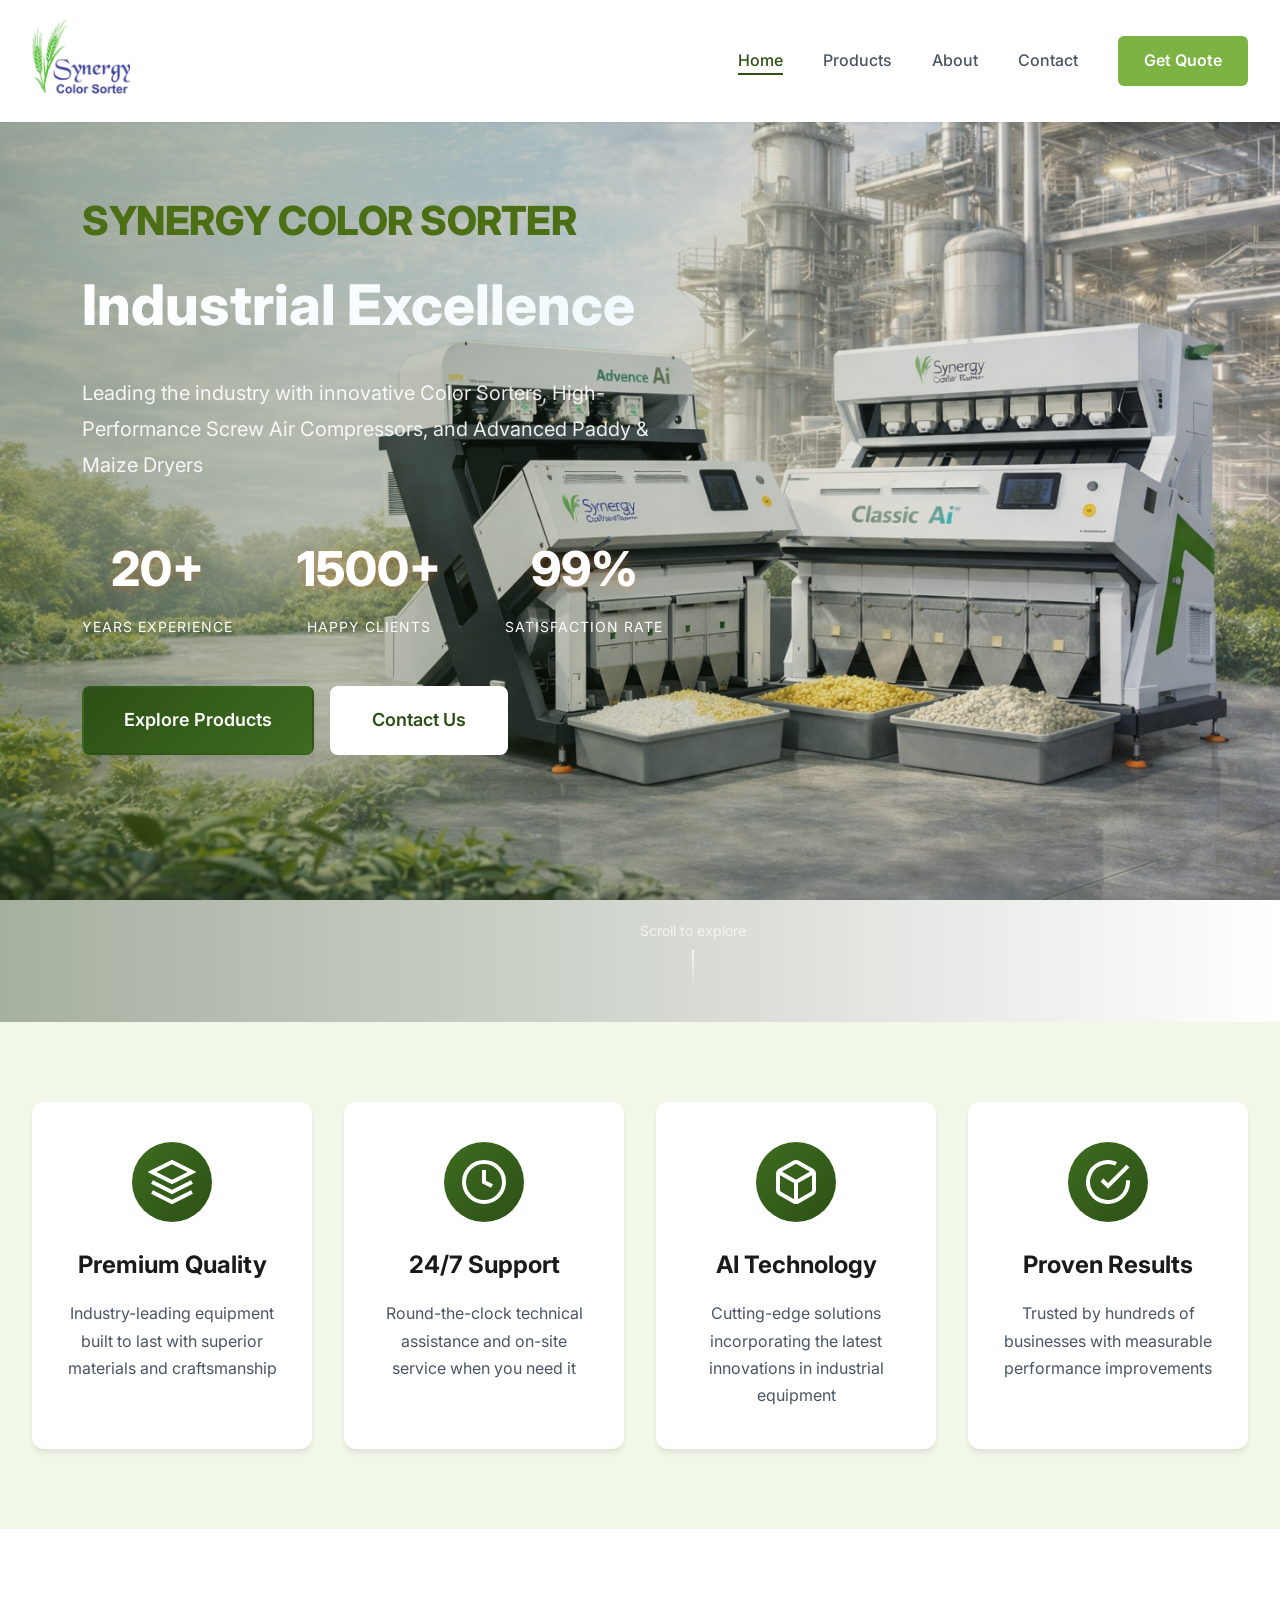
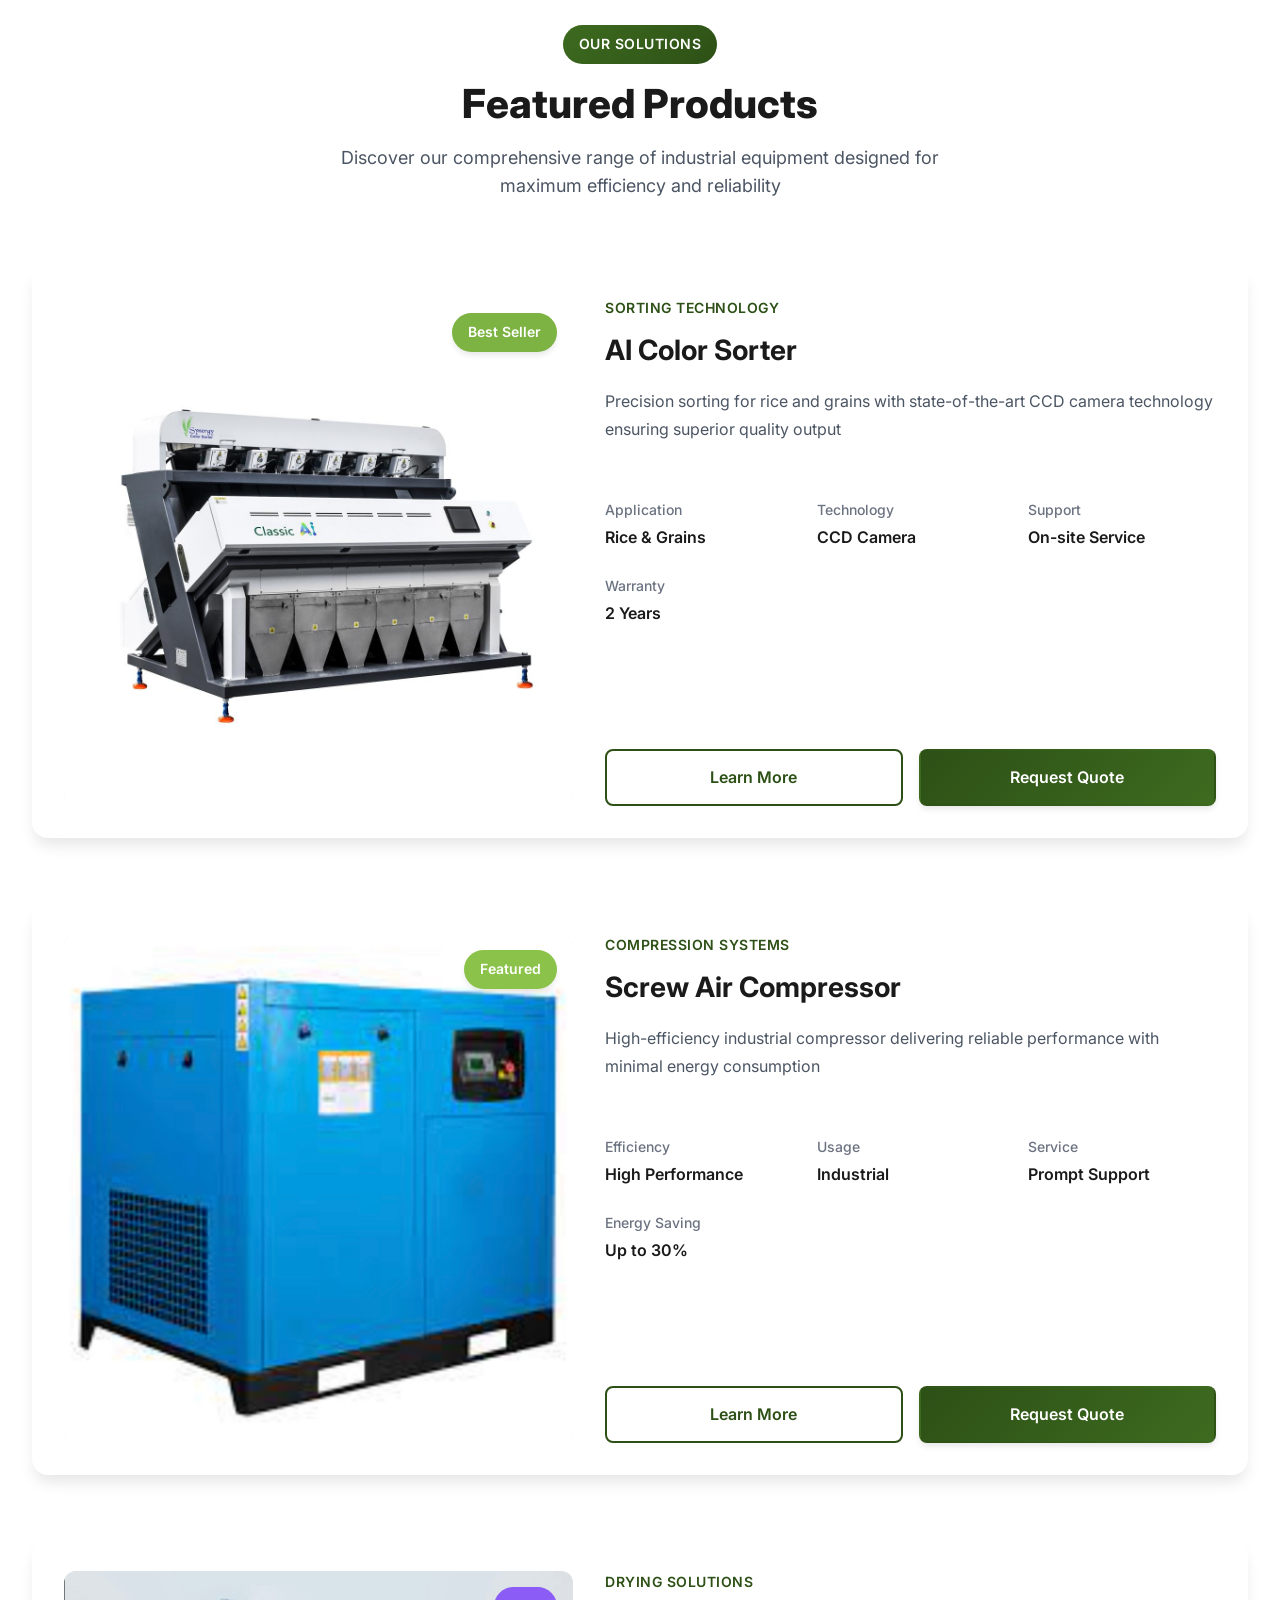
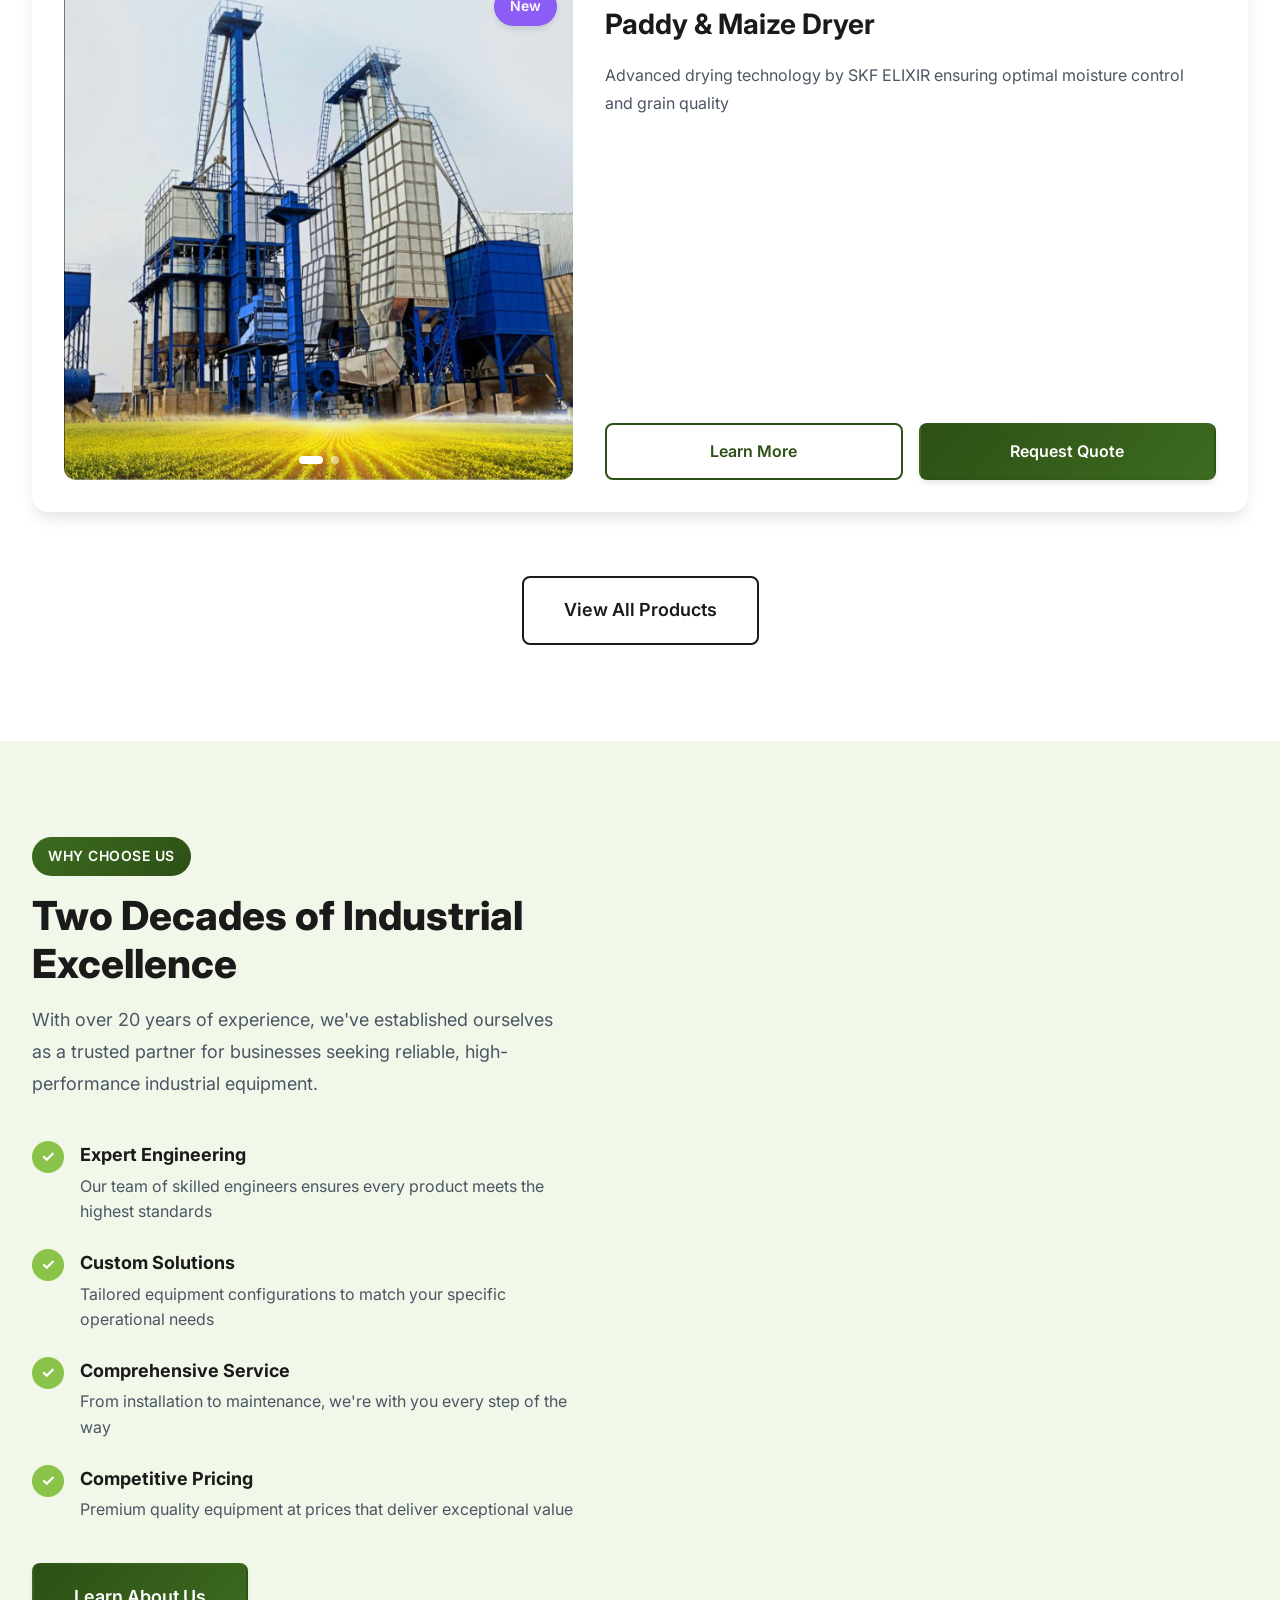
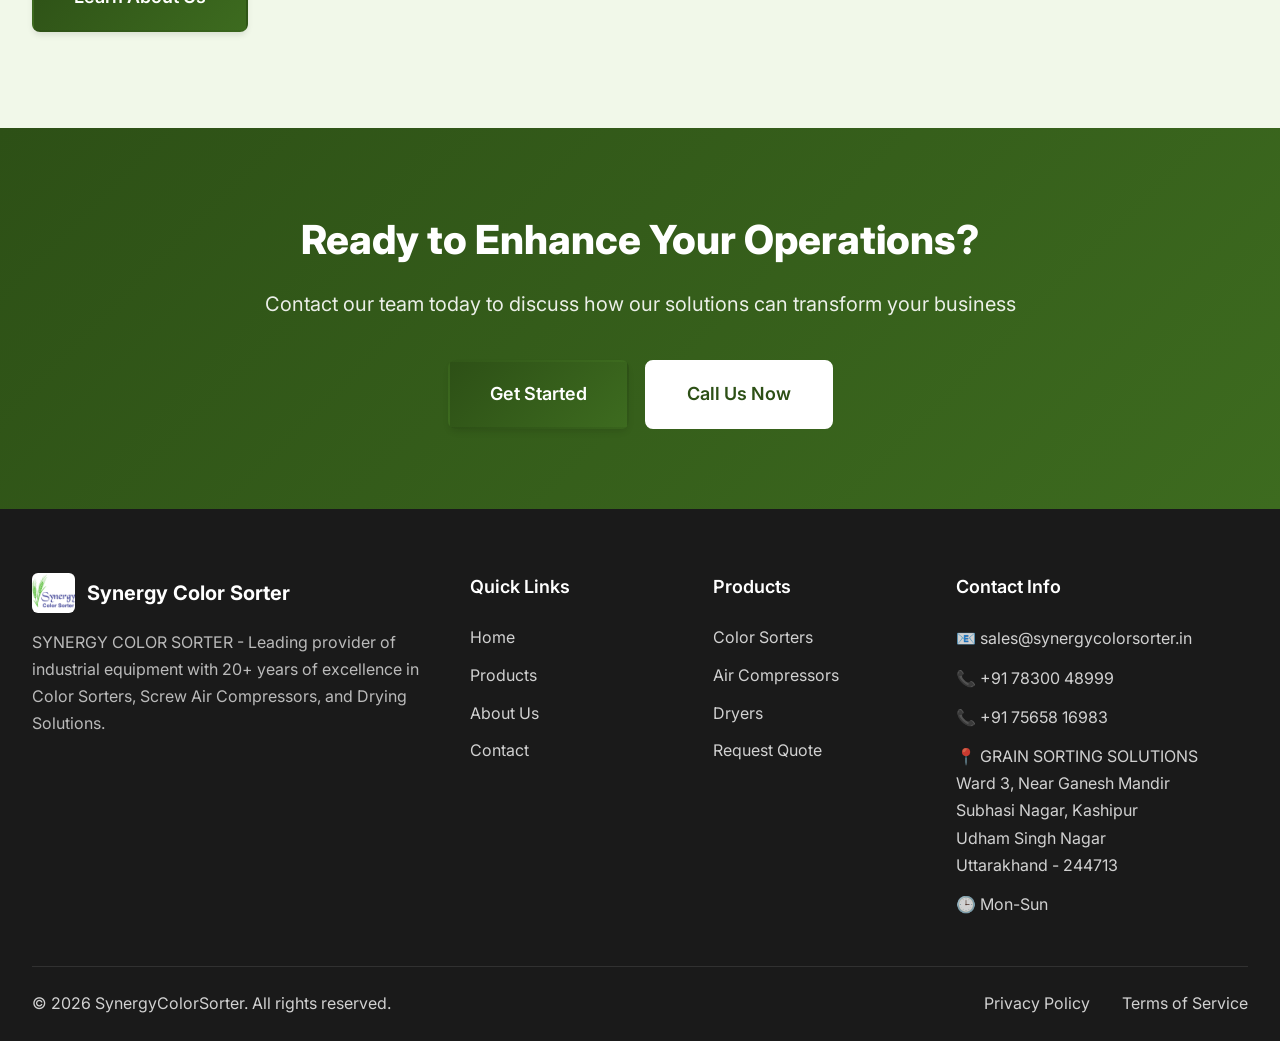
<file: index.html>
<!DOCTYPE html>
<html lang="en">
<head>
    <meta charset="UTF-8">
    <meta name="viewport" content="width=device-width, initial-scale=1.0">
    <meta name="description" content="Synergy Color Sorter - Leading provider of Color Sorters, Screw Air Compressors and Paddy & Maize Dryers with 20+ years of expertise">
    <title>SynergyColorSorter - Industrial Sorting & Compression Solutions</title>
    <link rel="stylesheet" href="assets/css/style.css">
    <link rel="preconnect" href="https://fonts.googleapis.com">
    <link rel="preconnect" href="https://fonts.gstatic.com" crossorigin>
    <link href="https://fonts.googleapis.com/css2?family=Inter:wght@300;400;500;600;700;800&display=swap" rel="stylesheet">
</head>
<body>
    <!-- Navigation -->
    <header class="header">
        <nav class="nav">
            <div class="nav-container">
                <a href="index.html" class="logo">
                    <img src="assets/images/logo.jpg" alt="SynergyColorSorter Logo">
                   
                </a>
                <button class="mobile-menu-toggle" aria-label="Toggle menu">
                    <span></span>
                    <span></span>
                    <span></span>
                </button>
                <ul class="nav-menu">
                    <li><a href="index.html" class="nav-link active">Home</a></li>
                    <li><a href="products.html" class="nav-link">Products</a></li>
                    <li><a href="about.html" class="nav-link">About</a></li>
                    <li><a href="contact.html" class="nav-link">Contact</a></li>
                    <li><a href="contact.html" class="btn btn-primary-nav">Get Quote</a></li>
                </ul>
            </div>
        </nav>
    </header>

    <!-- Hero Section -->
    <section class="hero" style="background-image: url('assets/images/about us.png');">
        <div class="hero-wrapper">
            <div class="hero-content">
                <h1 class="hero-title">
                    <span class="hero-title-main" style="color: rgb(76, 110, 20); font-weight: 800;">SYNERGY COLOR SORTER</span>
                    <span class="hero-title-highlight">Industrial Excellence</span>
                </h1>
                <p class="hero-subtitle">Leading the industry with innovative Color Sorters, High-Performance Screw Air Compressors, and Advanced Paddy & Maize Dryers</p>
                <div class="hero-stats">
                    <div class="stat">
                        <div class="stat-number" style="color: white;">20+</div>
                        <div class="stat-label" style="color: white;">Years Experience</div>
                    </div>
                    <div class="stat">
                        <div class="stat-number" style="color: white;">1500+</div>
                        <div class="stat-label" style="color: white;">Happy Clients</div>
                    </div>
                    <div class="stat">
                        <div class="stat-number" style="color: white;">99%</div>
                        <div class="stat-label" style="color: white;">Satisfaction Rate</div>
                    </div>
                </div>
                <div class="hero-cta">
                    <a href="products.html" class="btn btn-primary btn-large">Explore Products</a>
                    <a href="contact.html" class="btn btn-secondary btn-large">Contact Us</a>
                </div>
            </div>
            
        </div>
        <div class="hero-scroll">
            <span>Scroll to explore</span>
            <div class="scroll-indicator"></div>
        </div>
    </section>

    <!-- Features Section -->
    <section class="features">
        <div class="container">
            <div class="features-grid">
                <div class="feature-card">
                    <div class="feature-icon">
                        <svg width="48" height="48" viewBox="0 0 24 24" fill="none" stroke="currentColor" stroke-width="2">
                            <path d="M12 2L2 7l10 5 10-5-10-5z"/>
                            <path d="M2 17l10 5 10-5"/>
                            <path d="M2 12l10 5 10-5"/>
                        </svg>
                    </div>
                    <h3>Premium Quality</h3>
                    <p>Industry-leading equipment built to last with superior materials and craftsmanship</p>
                </div>
                <div class="feature-card">
                    <div class="feature-icon">
                        <svg width="48" height="48" viewBox="0 0 24 24" fill="none" stroke="currentColor" stroke-width="2">
                            <circle cx="12" cy="12" r="10"/>
                            <polyline points="12 6 12 12 16 14"/>
                        </svg>
                    </div>
                    <h3>24/7 Support</h3>
                    <p>Round-the-clock technical assistance and on-site service when you need it</p>
                </div>
                <div class="feature-card">
                    <div class="feature-icon">
                        <svg width="48" height="48" viewBox="0 0 24 24" fill="none" stroke="currentColor" stroke-width="2">
                            <path d="M21 16V8a2 2 0 0 0-1-1.73l-7-4a2 2 0 0 0-2 0l-7 4A2 2 0 0 0 3 8v8a2 2 0 0 0 1 1.73l7 4a2 2 0 0 0 2 0l7-4A2 2 0 0 0 21 16z"/>
                            <polyline points="3.27 6.96 12 12.01 20.73 6.96"/>
                            <line x1="12" y1="22.08" x2="12" y2="12"/>
                        </svg>
                    </div>
                    <h3>AI Technology</h3>
                    <p>Cutting-edge solutions incorporating the latest innovations in industrial equipment</p>
                </div>
                <div class="feature-card">
                    <div class="feature-icon">
                        <svg width="48" height="48" viewBox="0 0 24 24" fill="none" stroke="currentColor" stroke-width="2">
                            <path d="M22 11.08V12a10 10 0 1 1-5.93-9.14"/>
                            <polyline points="22 4 12 14.01 9 11.01"/>
                        </svg>
                    </div>
                    <h3>Proven Results</h3>
                    <p>Trusted by hundreds of businesses with measurable performance improvements</p>
                </div>
            </div>
        </div>
    </section>

    <!-- Products Section -->
    <section class="products-section">
        <div class="container">
            <div class="section-header">
                <span class="section-badge">Our Solutions</span>
                <h2 class="section-title">Featured Products</h2>
                <p class="section-description">Discover our comprehensive range of industrial equipment designed for maximum efficiency and reliability</p>
            </div>

            <div class="products-grid">
                <!-- Color Sorter -->
                <article class="product-card">
                    <div class="product-image-wrapper">
                        <div class="product-carousel" data-carousel="1">
                            <img src="assets/images/Rice color sorter.jpeg" alt="Rice Color Sorter" class="product-image active">
                            <img src="assets/images/Grain color sorter.jpeg" alt="Grain Color Sorter" class="product-image">
                        </div>
                        <div class="carousel-controls">
                            <button class="carousel-btn prev" data-carousel-target="1" aria-label="Previous image">‹</button>
                            <button class="carousel-btn next" data-carousel-target="1" aria-label="Next image">›</button>
                        </div>
                        <div class="carousel-indicators" data-carousel="1">
                            <span class="indicator active"></span>
                            <span class="indicator"></span>
                        </div>
                        <div class="product-badge">Best Seller</div>
                    </div>
                    <div class="product-content">
                        <div class="product-category">Sorting Technology</div>
                        <h3 class="product-title">AI Color Sorter</h3>
                        <p class="product-description">Precision sorting for rice and grains with state-of-the-art CCD camera technology ensuring superior quality output</p>
                        <div class="product-specs">
                            <div class="spec">
                                <span class="spec-label">Application</span>
                                <span class="spec-value">Rice & Grains</span>
                            </div>
                            <div class="spec">
                                <span class="spec-label">Technology</span>
                                <span class="spec-value">CCD Camera</span>
                            </div>
                            <div class="spec">
                                <span class="spec-label">Support</span>
                                <span class="spec-value">On-site Service</span>
                            </div>
                            <div class="spec">
                                <span class="spec-label">Warranty</span>
                                <span class="spec-value">2 Years</span>
                            </div>
                        </div>
                        <div class="product-footer">
                            <a href="products.html" class="btn btn-outline">Learn More</a>
                            <a href="contact.html" class="btn btn-primary">Request Quote</a>
                        </div>
                    </div>
                </article>

                <!-- Screw Air Compressor -->
                <article class="product-card">
                    <div class="product-image-wrapper">
                        <div class="product-carousel" data-carousel="2">
                            <img src="assets/images/Compressor.jpg" alt="Screw Air Compressor" class="product-image active">
                            <img src="assets/images/Compressor 2.jpg" alt="Industrial Compressor" class="product-image">
                        </div>
                        <div class="carousel-controls">
                            <button class="carousel-btn prev" data-carousel-target="2" aria-label="Previous image">‹</button>
                            <button class="carousel-btn next" data-carousel-target="2" aria-label="Next image">›</button>
                        </div>
                        <div class="carousel-indicators" data-carousel="2">
                            <span class="indicator active"></span>
                            <span class="indicator"></span>
                        </div>
                        <div class="product-badge featured">Featured</div>
                    </div>
                    <div class="product-content">
                        <div class="product-category">Compression Systems</div>
                        <h3 class="product-title">Screw Air Compressor</h3>
                        <p class="product-description">High-efficiency industrial compressor delivering reliable performance with minimal energy consumption</p>
                        <div class="product-specs">
                            <div class="spec">
                                <span class="spec-label">Efficiency</span>
                                <span class="spec-value">High Performance</span>
                            </div>
                            <div class="spec">
                                <span class="spec-label">Usage</span>
                                <span class="spec-value">Industrial</span>
                            </div>
                            <div class="spec">
                                <span class="spec-label">Service</span>
                                <span class="spec-value">Prompt Support</span>
                            </div>
                            <div class="spec">
                                <span class="spec-label">Energy Saving</span>
                                <span class="spec-value">Up to 30%</span>
                            </div>
                        </div>
                        <div class="product-footer">
                            <a href="products.html" class="btn btn-outline">Learn More</a>
                            <a href="contact.html" class="btn btn-primary">Request Quote</a>
                        </div>
                    </div>
                </article>

                <!-- Paddy & Maize Dryer -->
                <article class="product-card">
                    <div class="product-image-wrapper">
                        <div class="product-carousel" data-carousel="3">
                            <img src="assets/images/Drryer.jpg" alt="Paddy and Maize Dryer" class="product-image active">
                            <img src="assets/images/Drryer.jpg" alt="Industrial Dryer" class="product-image">
                        </div>
                        <div class="carousel-controls">
                            <button class="carousel-btn prev" data-carousel-target="3" aria-label="Previous image">‹</button>
                            <button class="carousel-btn next" data-carousel-target="3" aria-label="Next image">›</button>
                        </div>
                        <div class="carousel-indicators" data-carousel="3">
                            <span class="indicator active"></span>
                            <span class="indicator"></span>
                        </div>
                        <div class="product-badge new">New</div>
                    </div>
                    <div class="product-content">
                        <div class="product-category">Drying Solutions</div>
                        <h3 class="product-title">Paddy & Maize Dryer</h3>
                        <p class="product-description">Advanced drying technology by SKF ELIXIR ensuring optimal moisture control and grain quality</p>
                        <div class="product-footer">
                            <a href="products.html" class="btn btn-outline">Learn More</a>
                            <a href="contact.html" class="btn btn-primary">Request Quote</a>
                        </div>
                    </div>
                </article>
            </div>

            <div class="section-cta">
                <a href="products.html" class="btn btn-large btn-outline-dark">View All Products</a>
            </div>
        </div>
    </section>

    <!-- Why Choose Us Section -->
    <section class="why-choose">
        <div class="container">
            <div class="why-choose-grid">
                <div class="why-choose-content">
                    <span class="section-badge">Why Choose Us</span>
                    <h2 class="section-title">Two Decades of Industrial Excellence</h2>
                    <p class="lead-text">With over 20 years of experience, we've established ourselves as a trusted partner for businesses seeking reliable, high-performance industrial equipment.</p>
                    
                    <div class="benefits-list">
                        <div class="benefit-item">
                            <div class="benefit-icon">✓</div>
                            <div class="benefit-content">
                                <h4>Expert Engineering</h4>
                                <p>Our team of skilled engineers ensures every product meets the highest standards</p>
                            </div>
                        </div>
                        <div class="benefit-item">
                            <div class="benefit-icon">✓</div>
                            <div class="benefit-content">
                                <h4>Custom Solutions</h4>
                                <p>Tailored equipment configurations to match your specific operational needs</p>
                            </div>
                        </div>
                        <div class="benefit-item">
                            <div class="benefit-icon">✓</div>
                            <div class="benefit-content">
                                <h4>Comprehensive Service</h4>
                                <p>From installation to maintenance, we're with you every step of the way</p>
                            </div>
                        </div>
                        <div class="benefit-item">
                            <div class="benefit-icon">✓</div>
                            <div class="benefit-content">
                                <h4>Competitive Pricing</h4>
                                <p>Premium quality equipment at prices that deliver exceptional value</p>
                            </div>
                        </div>
                    </div>

                    <a href="about.html" class="btn btn-primary btn-large">Learn About Us</a>
                </div>
            </div>
        </div>
    </section>

    <!-- CTA Section -->
    <section class="cta-section">
        <div class="container">
            <div class="cta-content">
                <h2>Ready to Enhance Your Operations?</h2>
                <p>Contact our team today to discuss how our solutions can transform your business</p>
                <div class="cta-buttons">
                    <a href="contact.html" class="btn btn-primary btn-large">Get Started</a>
                    <a href="tel:+917830048999" class="btn btn-secondary btn-large">Call Us Now</a>
                </div>
            </div>
        </div>
    </section>

    <!-- Footer -->
    <footer class="footer">
        <div class="container">
            <div class="footer-grid">
                <div class="footer-col">
                    <div class="footer-logo">
                        <img src="assets/images/logo.jpg" alt="SynergyColorSorter Logo">
                        <span>Synergy Color Sorter</span>
                    </div>
                    <p class="footer-description">SYNERGY COLOR SORTER - Leading provider of industrial equipment with 20+ years of excellence in Color Sorters, Screw Air Compressors, and Drying Solutions.</p>
                </div>
                <div class="footer-col">
                    <h4>Quick Links</h4>
                    <ul class="footer-links">
                        <li><a href="index.html">Home</a></li>
                        <li><a href="products.html">Products</a></li>
                        <li><a href="about.html">About Us</a></li>
                        <li><a href="contact.html">Contact</a></li>
                    </ul>
                </div>
                <div class="footer-col">
                    <h4>Products</h4>
                    <ul class="footer-links">
                        <li><a href="products.html#color-sorter">Color Sorters</a></li>
                        <li><a href="products.html#compressor">Air Compressors</a></li>
                        <li><a href="products.html#dryer">Dryers</a></li>
                        <li><a href="contact.html">Request Quote</a></li>
                    </ul>
                </div>
                <div class="footer-col">
                    <h4>Contact Info</h4>
                    <ul class="footer-contact">
                        <li>📧 sales@synergycolorsorter.in</li>
                        <li>📞 +91 78300 48999</li>
                        <li>📞 +91 75658 16983</li>
                        <li>📍 GRAIN SORTING SOLUTIONS<br>Ward 3, Near Ganesh Mandir<br>Subhasi Nagar, Kashipur<br>Udham Singh Nagar<br>Uttarakhand - 244713</li>
                        <li>🕒 Mon-Sun</li>
                    </ul>
                </div>
            </div>
            <div class="footer-bottom">
                <p>&copy; 2026 SynergyColorSorter. All rights reserved.</p>
                <div class="footer-bottom-links">
                    <a href="#">Privacy Policy</a>
                    <a href="#">Terms of Service</a>
                </div>
            </div>
        </div>
    </footer>

    <!-- Back to Top Button -->
    <button class="back-to-top" aria-label="Back to top">↑</button>

    <script src="assets/js/main.js"></script>
</body>
</html>
</file>
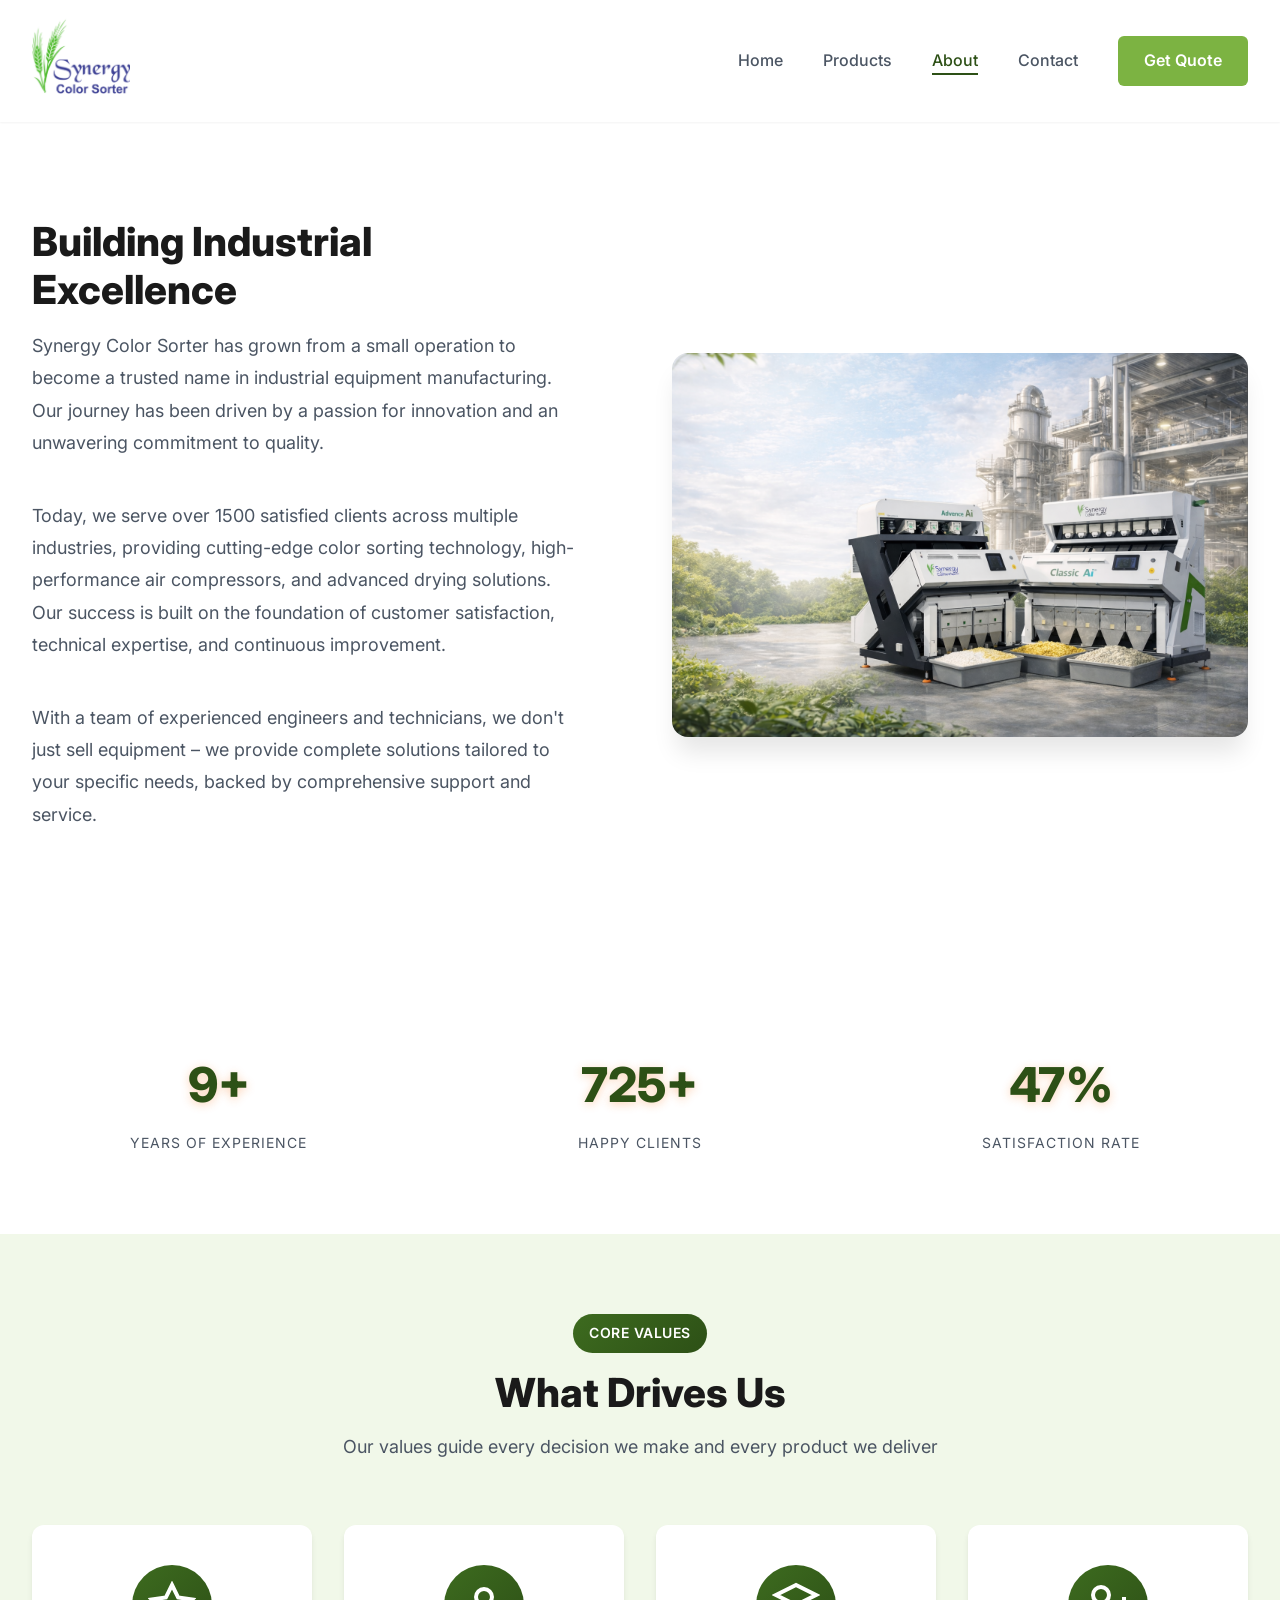
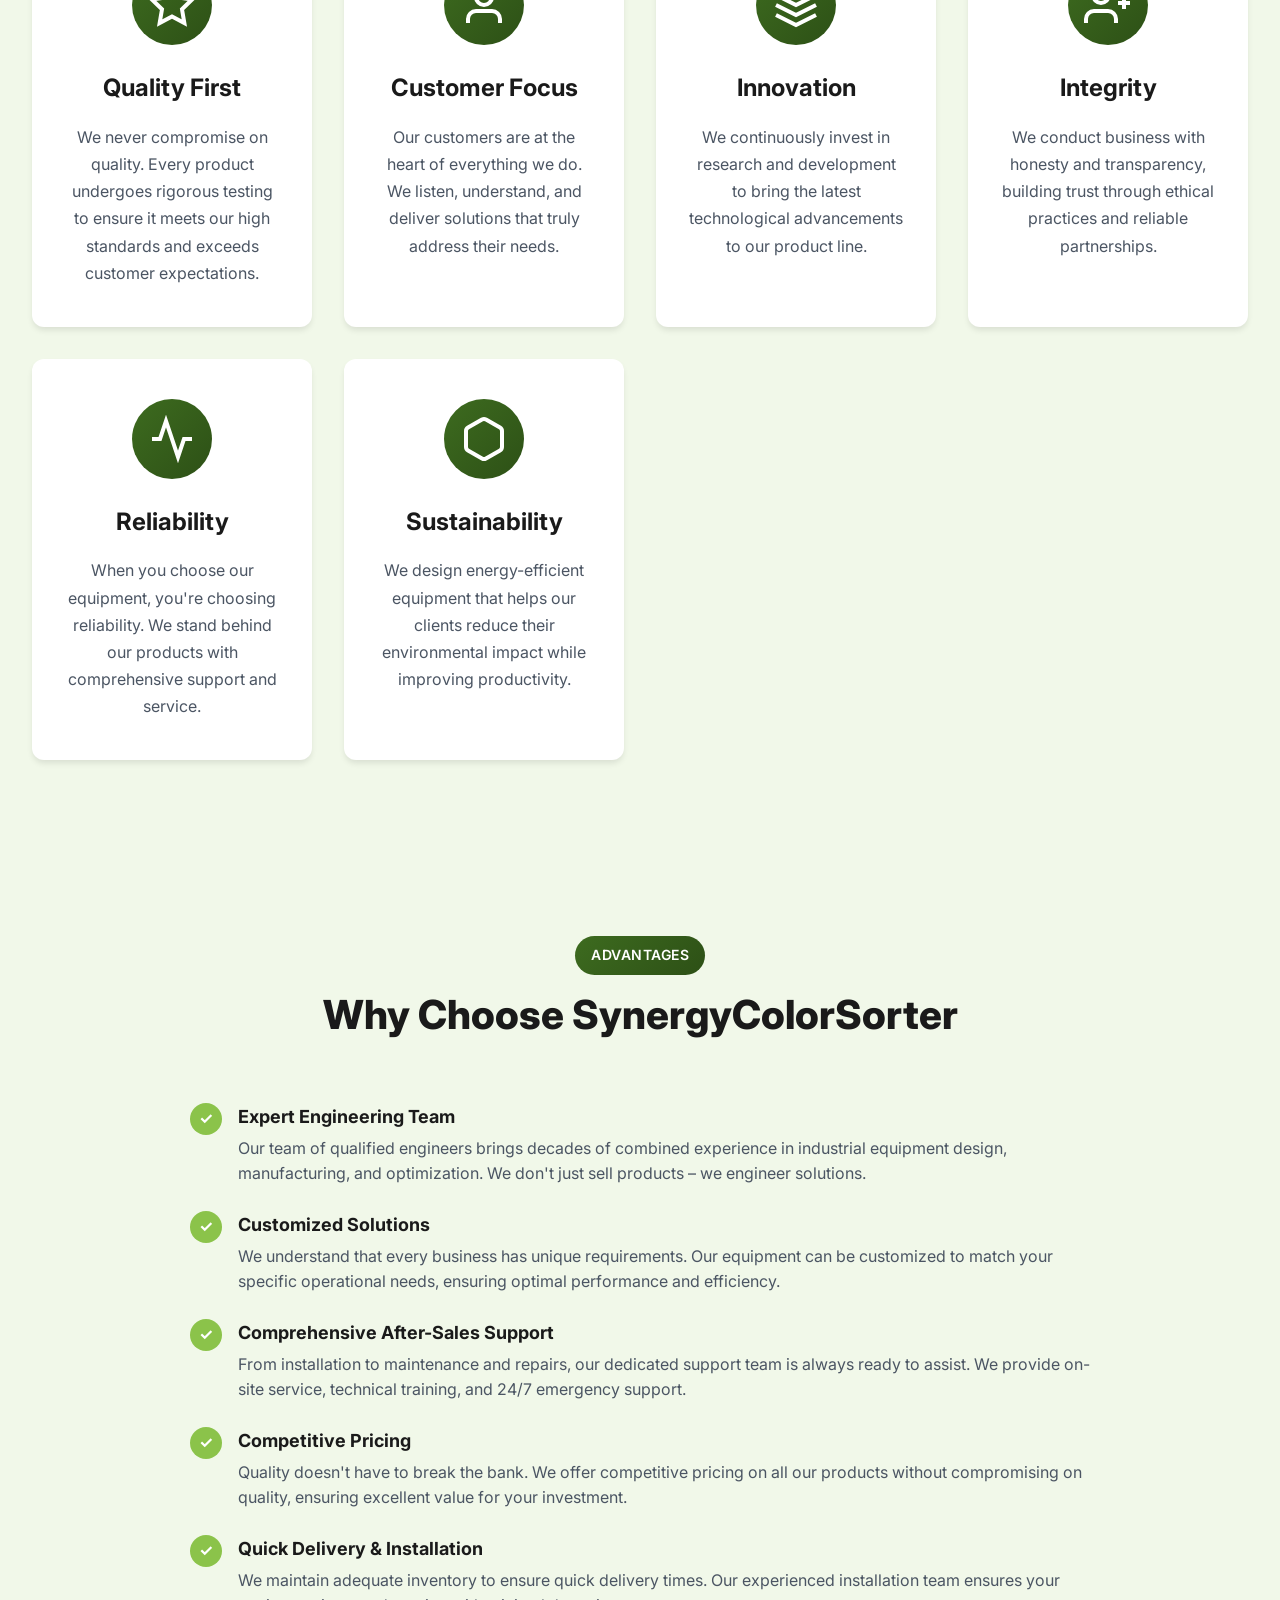
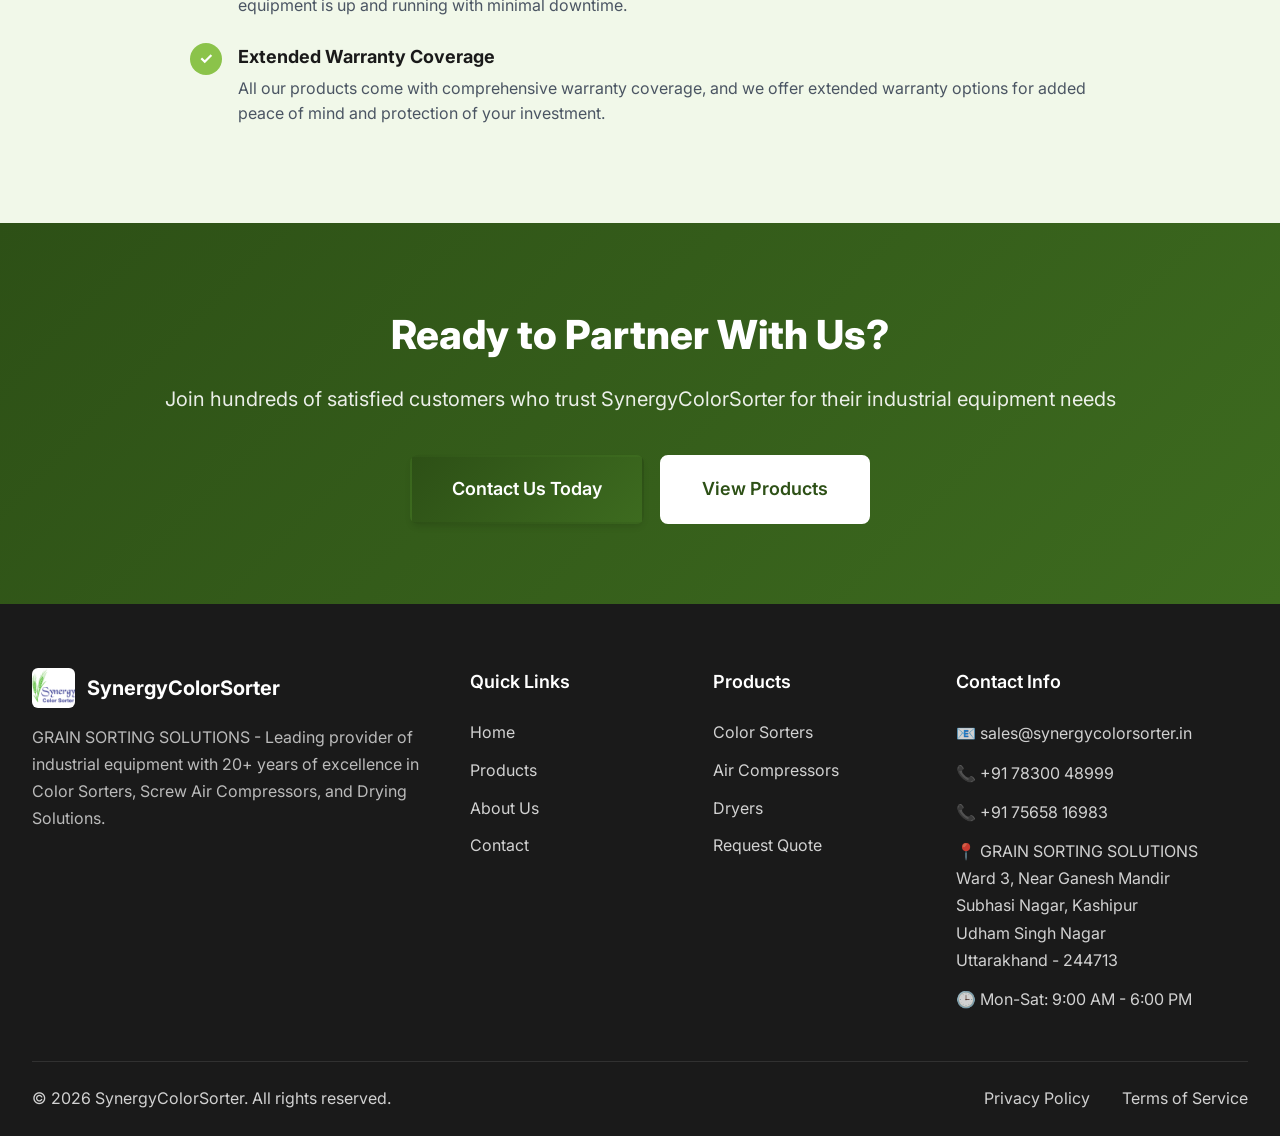
<file: about.html>
<!DOCTYPE html>
<html lang="en">
<head>
    <meta charset="UTF-8">
    <meta name="viewport" content="width=device-width, initial-scale=1.0">
    <meta name="description" content="Learn about SynergyColorSorter - 20+ years of industrial equipment excellence">
    <title>About Us - SynergyColorSorter</title>
    <link rel="stylesheet" href="assets/css/style.css">
    <link rel="preconnect" href="https://fonts.googleapis.com">
    <link rel="preconnect" href="https://fonts.gstatic.com" crossorigin>
    <link href="https://fonts.googleapis.com/css2?family=Inter:wght@300;400;500;600;700;800&display=swap" rel="stylesheet">
</head>
<body>
    <!-- Navigation -->
    <header class="header">
        <nav class="nav">
            <div class="nav-container">
                <a href="index.html" class="logo">
                    <img src="assets/images/logo.jpg" alt="SynergyColorSorter Logo">
                    <span class="logo-text">SynergyColorSorter</span>
                </a>
                <button class="mobile-menu-toggle" aria-label="Toggle menu">
                    <span></span>
                    <span></span>
                    <span></span>
                </button>
                <ul class="nav-menu">
                    <li><a href="index.html" class="nav-link">Home</a></li>
                    <li><a href="products.html" class="nav-link">Products</a></li>
                    <li><a href="about.html" class="nav-link active">About</a></li>
                    <li><a href="contact.html" class="nav-link">Contact</a></li>
                    <li><a href="contact.html" class="btn btn-primary-nav">Get Quote</a></li>
                </ul>
            </div>
        </nav>
    </header>

    <!-- Company Overview -->
    <section class="products-section">
        <div class="container">
            <div class="why-choose-grid">
                <div class="why-choose-content">
                    <h2 class="section-title">Building Industrial Excellence</h2>
                    <p class="lead-text">Synergy Color Sorter has grown from a small operation to become a trusted name in industrial equipment manufacturing. Our journey has been driven by a passion for innovation and an unwavering commitment to quality.</p>
                    
                    <p class="lead-text">Today, we serve over 1500 satisfied clients across multiple industries, providing cutting-edge color sorting technology, high-performance air compressors, and advanced drying solutions. Our success is built on the foundation of customer satisfaction, technical expertise, and continuous improvement.</p>
                    
                    <p class="lead-text">With a team of experienced engineers and technicians, we don't just sell equipment – we provide complete solutions tailored to your specific needs, backed by comprehensive support and service.</p>
                </div>
                <div class="why-choose-image">
                    <img src="assets/images/about us.png" alt="">
                    <div class="image-overlay">
                        <div class="overlay-content">
                            <h3>Innovation & Quality</h3>
                            <p>Our commitment to excellence in every detail</p>
                        </div>
                    </div>
                </div>
            </div>
        </div>
    </section>

    <!-- Stats Section -->
    <section class="why-choose" style="padding: 5rem 0; background: white;">
        <div class="container">
            <div class="hero-stats" style="display: grid; grid-template-columns: repeat(auto-fit, minmax(200px, 1fr)); gap: 3rem; animation: none; margin: 0;">
                <div class="stat">
                    <div class="stat-number" style="color: var(--primary-color);">20+</div>
                    <div class="stat-label" style="color: var(--text-medium);">Years of Experience</div>
                </div>
                <div class="stat">
                    <div class="stat-number" style="color: var(--primary-color);">1500+</div>
                    <div class="stat-label" style="color: var(--text-medium);">Happy Clients</div>
                </div>
                <div class="stat">
                    <div class="stat-number" style="color: var(--primary-color);">99%</div>
                    <div class="stat-label" style="color: var(--text-medium);">Satisfaction Rate</div>
                </div>
            </div>
        </div>
    </section>

    <!-- Our Values -->
    <section class="features" style="padding: 5rem 0;">
        <div class="container">
            <div class="section-header">
                <span class="section-badge">Core Values</span>
                <h2 class="section-title">What Drives Us</h2>
                <p class="section-description">Our values guide every decision we make and every product we deliver</p>
            </div>
            
            <div class="features-grid">
                <div class="feature-card">
                    <div class="feature-icon">
                        <svg width="48" height="48" viewBox="0 0 24 24" fill="none" stroke="currentColor" stroke-width="2">
                            <path d="M12 2l3.09 6.26L22 9.27l-5 4.87 1.18 6.88L12 17.77l-6.18 3.25L7 14.14 2 9.27l6.91-1.01L12 2z"/>
                        </svg>
                    </div>
                    <h3>Quality First</h3>
                    <p>We never compromise on quality. Every product undergoes rigorous testing to ensure it meets our high standards and exceeds customer expectations.</p>
                </div>
                
                <div class="feature-card">
                    <div class="feature-icon">
                        <svg width="48" height="48" viewBox="0 0 24 24" fill="none" stroke="currentColor" stroke-width="2">
                            <circle cx="12" cy="8" r="4"/>
                            <path d="M20 21v-2a4 4 0 0 0-4-4H8a4 4 0 0 0-4 4v2"/>
                        </svg>
                    </div>
                    <h3>Customer Focus</h3>
                    <p>Our customers are at the heart of everything we do. We listen, understand, and deliver solutions that truly address their needs.</p>
                </div>
                
                <div class="feature-card">
                    <div class="feature-icon">
                        <svg width="48" height="48" viewBox="0 0 24 24" fill="none" stroke="currentColor" stroke-width="2">
                            <path d="M12 2L2 7l10 5 10-5-10-5z"/>
                            <path d="M2 17l10 5 10-5"/>
                            <path d="M2 12l10 5 10-5"/>
                        </svg>
                    </div>
                    <h3>Innovation</h3>
                    <p>We continuously invest in research and development to bring the latest technological advancements to our product line.</p>
                </div>
                
                <div class="feature-card">
                    <div class="feature-icon">
                        <svg width="48" height="48" viewBox="0 0 24 24" fill="none" stroke="currentColor" stroke-width="2">
                            <path d="M16 21v-2a4 4 0 0 0-4-4H5a4 4 0 0 0-4 4v2"/>
                            <circle cx="8.5" cy="7" r="4"/>
                            <line x1="20" y1="8" x2="20" y2="14"/>
                            <line x1="23" y1="11" x2="17" y2="11"/>
                        </svg>
                    </div>
                    <h3>Integrity</h3>
                    <p>We conduct business with honesty and transparency, building trust through ethical practices and reliable partnerships.</p>
                </div>
                
                <div class="feature-card">
                    <div class="feature-icon">
                        <svg width="48" height="48" viewBox="0 0 24 24" fill="none" stroke="currentColor" stroke-width="2">
                            <polyline points="22 12 18 12 15 21 9 3 6 12 2 12"/>
                        </svg>
                    </div>
                    <h3>Reliability</h3>
                    <p>When you choose our equipment, you're choosing reliability. We stand behind our products with comprehensive support and service.</p>
                </div>
                
                <div class="feature-card">
                    <div class="feature-icon">
                        <svg width="48" height="48" viewBox="0 0 24 24" fill="none" stroke="currentColor" stroke-width="2">
                            <path d="M21 16V8a2 2 0 0 0-1-1.73l-7-4a2 2 0 0 0-2 0l-7 4A2 2 0 0 0 3 8v8a2 2 0 0 0 1 1.73l7 4a2 2 0 0 0 2 0l7-4A2 2 0 0 0 21 16z"/>
                        </svg>
                    </div>
                    <h3>Sustainability</h3>
                    <p>We design energy-efficient equipment that helps our clients reduce their environmental impact while improving productivity.</p>
                </div>
            </div>
        </div>
    </section>

    <!-- Why Choose Us -->
    <section class="products-section" style="background: var(--bg-light);">
        <div class="container">
            <div class="section-header">
                <span class="section-badge">Advantages</span>
                <h2 class="section-title">Why Choose SynergyColorSorter</h2>
            </div>
            
            <div class="benefits-list" style="max-width: 900px; margin: 0 auto;">
                <div class="benefit-item">
                    <div class="benefit-icon">✓</div>
                    <div class="benefit-content">
                        <h4>Expert Engineering Team</h4>
                        <p>Our team of qualified engineers brings decades of combined experience in industrial equipment design, manufacturing, and optimization. We don't just sell products – we engineer solutions.</p>
                    </div>
                </div>
                
                <div class="benefit-item">
                    <div class="benefit-icon">✓</div>
                    <div class="benefit-content">
                        <h4>Customized Solutions</h4>
                        <p>We understand that every business has unique requirements. Our equipment can be customized to match your specific operational needs, ensuring optimal performance and efficiency.</p>
                    </div>
                </div>
                
                <div class="benefit-item">
                    <div class="benefit-icon">✓</div>
                    <div class="benefit-content">
                        <h4>Comprehensive After-Sales Support</h4>
                        <p>From installation to maintenance and repairs, our dedicated support team is always ready to assist. We provide on-site service, technical training, and 24/7 emergency support.</p>
                    </div>
                </div>
                
                <div class="benefit-item">
                    <div class="benefit-icon">✓</div>
                    <div class="benefit-content">
                        <h4>Competitive Pricing</h4>
                        <p>Quality doesn't have to break the bank. We offer competitive pricing on all our products without compromising on quality, ensuring excellent value for your investment.</p>
                    </div>
                </div>
                
                <div class="benefit-item">
                    <div class="benefit-icon">✓</div>
                    <div class="benefit-content">
                        <h4>Quick Delivery & Installation</h4>
                        <p>We maintain adequate inventory to ensure quick delivery times. Our experienced installation team ensures your equipment is up and running with minimal downtime.</p>
                    </div>
                </div>
                
                <div class="benefit-item">
                    <div class="benefit-icon">✓</div>
                    <div class="benefit-content">
                        <h4>Extended Warranty Coverage</h4>
                        <p>All our products come with comprehensive warranty coverage, and we offer extended warranty options for added peace of mind and protection of your investment.</p>
                    </div>
                </div>
            </div>
        </div>
    </section>

    <!-- CTA Section -->
    <section class="cta-section">
        <div class="container">
            <div class="cta-content">
                <h2>Ready to Partner With Us?</h2>
                <p>Join hundreds of satisfied customers who trust SynergyColorSorter for their industrial equipment needs</p>
                <div class="cta-buttons">
                    <a href="contact.html" class="btn btn-primary btn-large">Contact Us Today</a>
                    <a href="products.html" class="btn btn-secondary btn-large">View Products</a>
                </div>
            </div>
        </div>
    </section>

    <!-- Footer -->
    <footer class="footer">
        <div class="container">
            <div class="footer-grid">
                <div class="footer-col">
                    <div class="footer-logo">
                        <img src="assets/images/logo.jpg" alt="SynergyColorSorter Logo">
                        <span>SynergyColorSorter</span>
                    </div>
                    <p class="footer-description">GRAIN SORTING SOLUTIONS - Leading provider of industrial equipment with 20+ years of excellence in Color Sorters, Screw Air Compressors, and Drying Solutions.</p>
                </div>
                <div class="footer-col">
                    <h4>Quick Links</h4>
                    <ul class="footer-links">
                        <li><a href="index.html">Home</a></li>
                        <li><a href="products.html">Products</a></li>
                        <li><a href="about.html">About Us</a></li>
                        <li><a href="contact.html">Contact</a></li>
                    </ul>
                </div>
                <div class="footer-col">
                    <h4>Products</h4>
                    <ul class="footer-links">
                        <li><a href="products.html#color-sorter">Color Sorters</a></li>
                        <li><a href="products.html#compressor">Air Compressors</a></li>
                        <li><a href="products.html#dryer">Dryers</a></li>
                        <li><a href="contact.html">Request Quote</a></li>
                    </ul>
                </div>
                <div class="footer-col">
                    <h4>Contact Info</h4>
                    <ul class="footer-contact">
                        <li>📧 sales@synergycolorsorter.in</li>
                        <li>📞 +91 78300 48999</li>
                        <li>📞 +91 75658 16983</li>
                        <li>📍 GRAIN SORTING SOLUTIONS<br>Ward 3, Near Ganesh Mandir<br>Subhasi Nagar, Kashipur<br>Udham Singh Nagar<br>Uttarakhand - 244713</li>
                        <li>🕒 Mon-Sat: 9:00 AM - 6:00 PM</li>
                    </ul>
                </div>
            </div>
            <div class="footer-bottom">
                <p>&copy; 2026 SynergyColorSorter. All rights reserved.</p>
                <div class="footer-bottom-links">
                    <a href="#">Privacy Policy</a>
                    <a href="#">Terms of Service</a>
                </div>
            </div>
        </div>
    </footer>

    <!-- Back to Top Button -->
    <button class="back-to-top" aria-label="Back to top">↑</button>

    <script src="assets/js/main.js"></script>
</body>
</html>
</file>
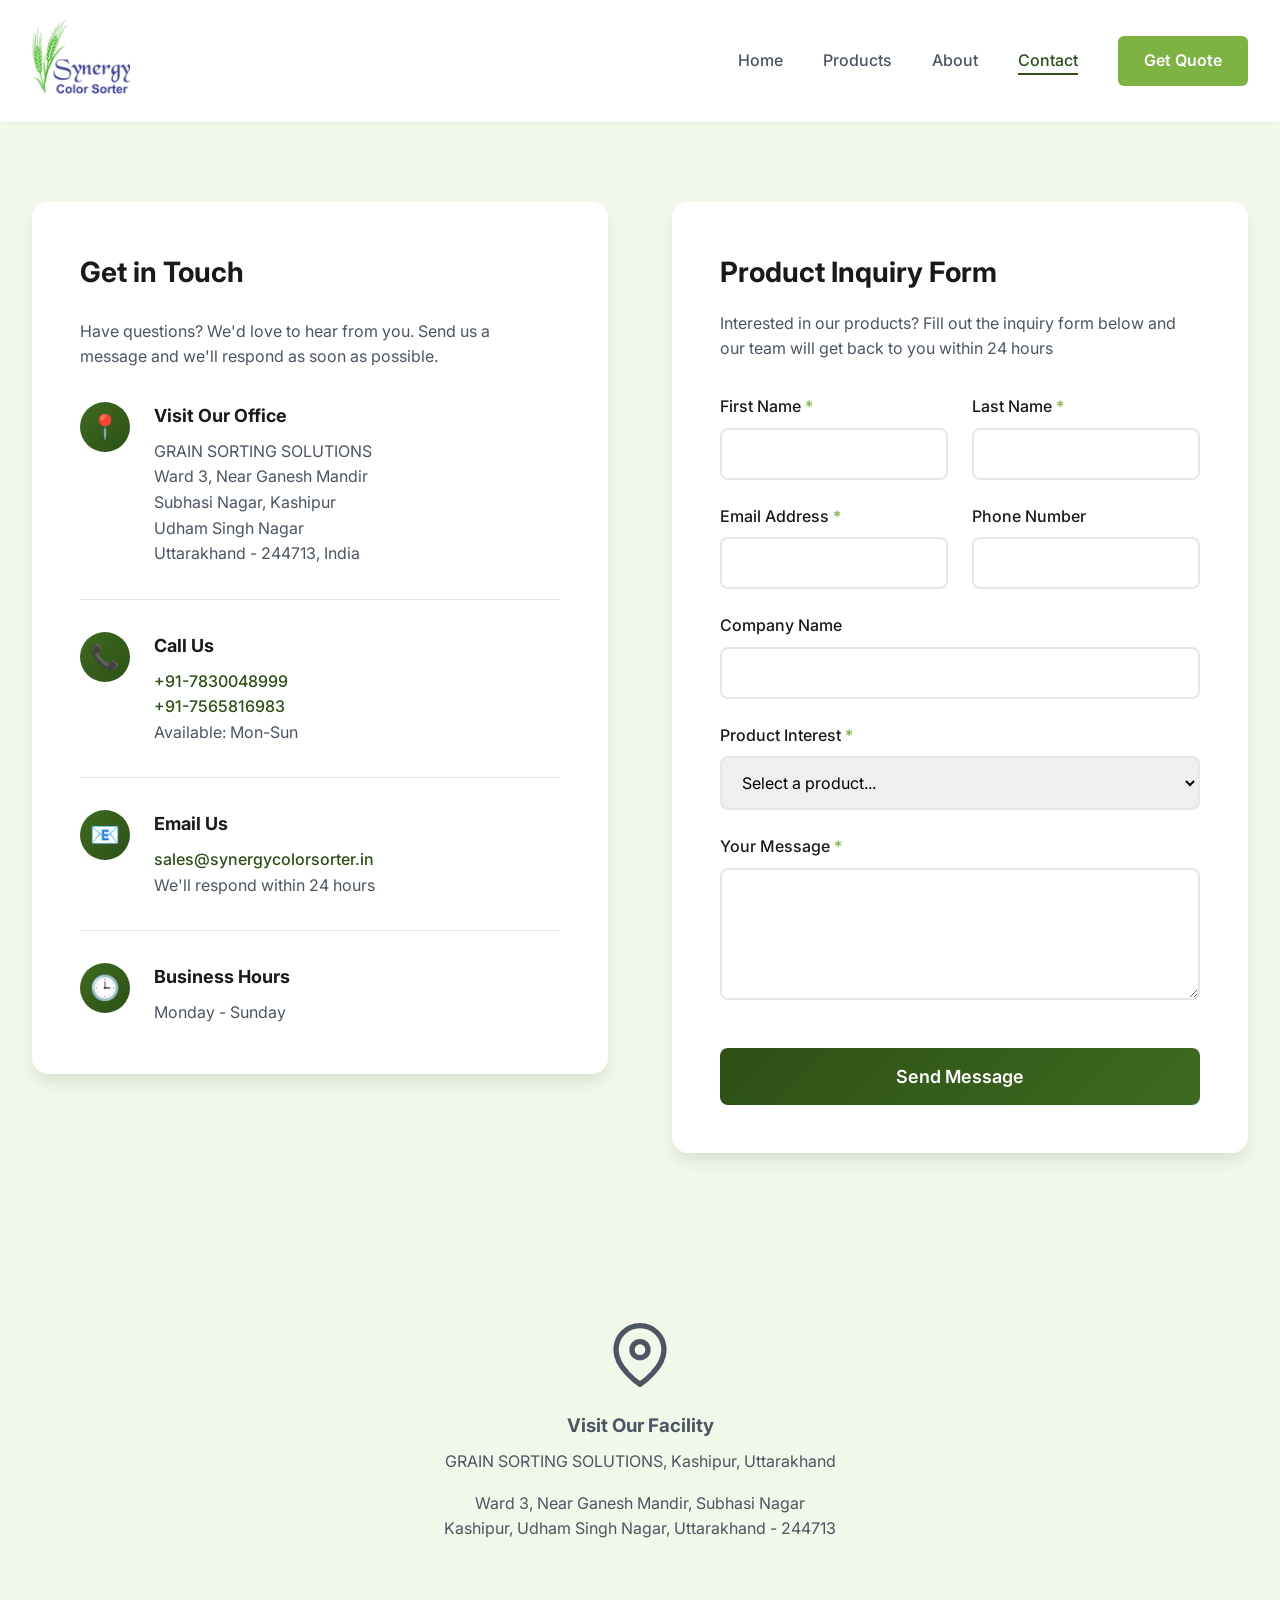
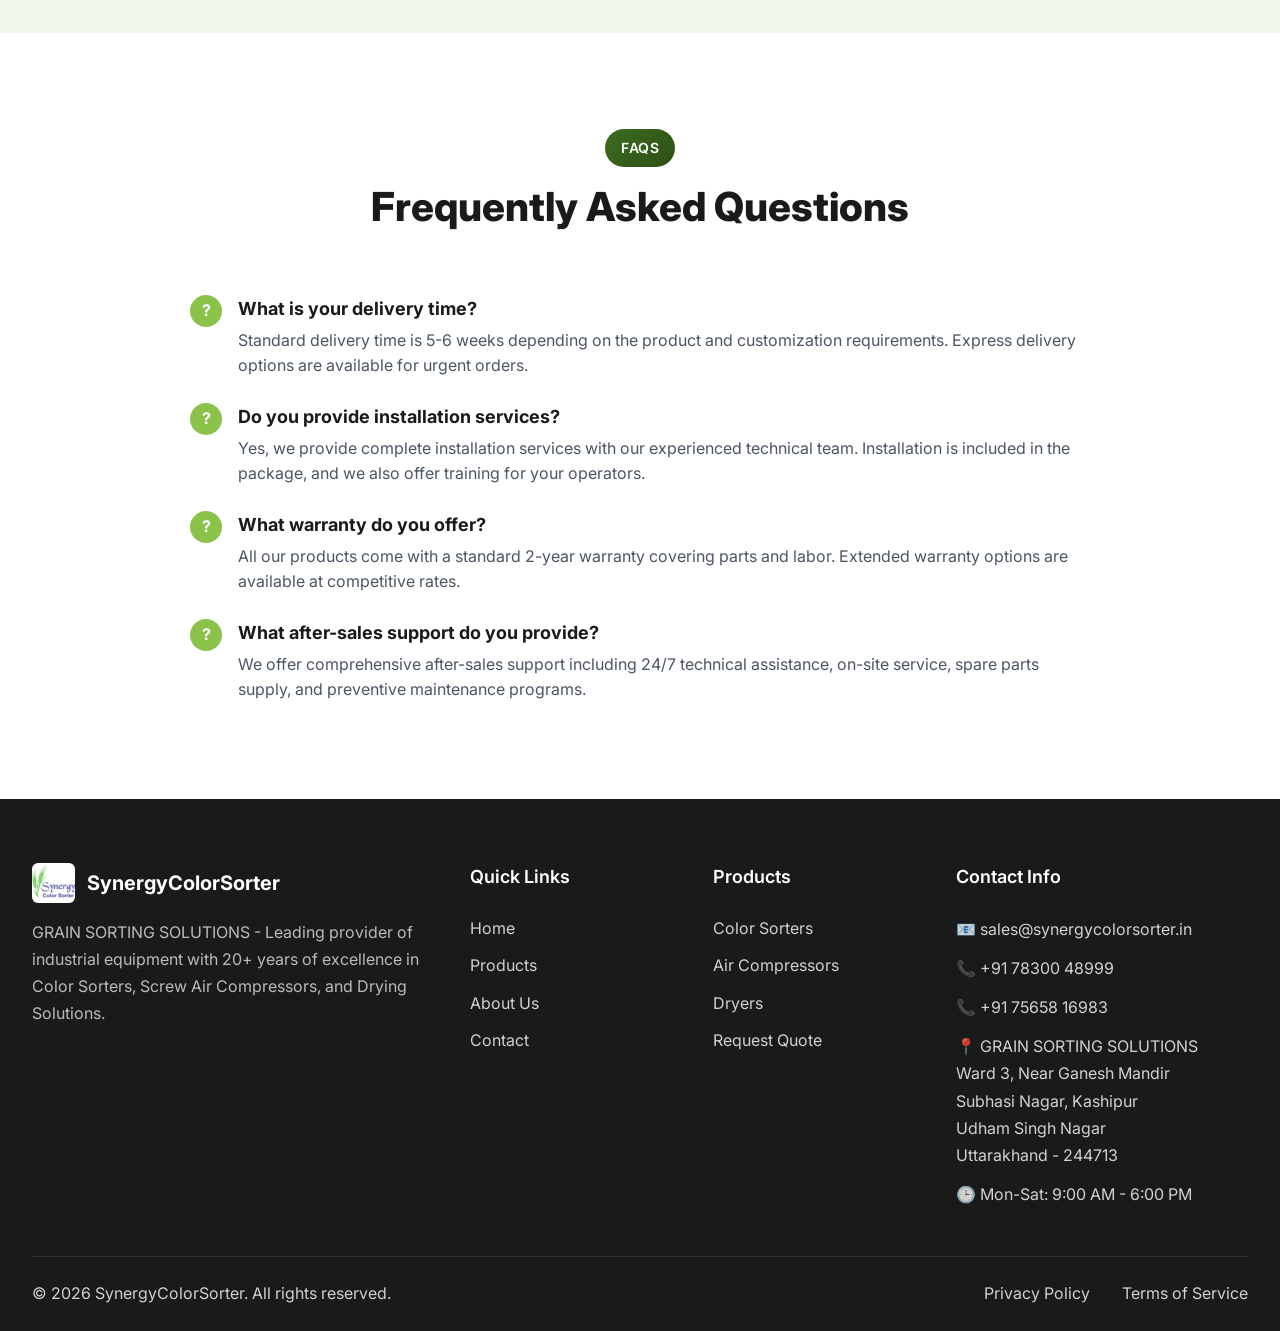
<file: contact.html>
<!DOCTYPE html>
<html lang="en">
<head>
    <meta charset="UTF-8">
    <meta name="viewport" content="width=device-width, initial-scale=1.0">
    <meta name="description" content="Contact SynergyColorSorter for industrial equipment inquiries and support">
    <title>Contact Us - SynergyColorSorter</title>
    <link rel="stylesheet" href="assets/css/style.css">
    <link rel="preconnect" href="https://fonts.googleapis.com">
    <link rel="preconnect" href="https://fonts.gstatic.com" crossorigin>
    <link href="https://fonts.googleapis.com/css2?family=Inter:wght@300;400;500;600;700;800&display=swap" rel="stylesheet">
    <style>
        .contact-form-section {
            padding: 5rem 0;
            background: var(--bg-light);
        }
        
        .contact-grid {
            display: grid;
            grid-template-columns: 1fr 1fr;
            gap: 4rem;
            align-items: start;
        }
        
        .contact-info {
            background: white;
            padding: 3rem;
            border-radius: 16px;
            box-shadow: var(--shadow-lg);
        }
        
        .contact-info h3 {
            font-size: 1.75rem;
            margin-bottom: 1.5rem;
            color: var(--text-dark);
        }
        
        .contact-item {
            display: flex;
            gap: 1.5rem;
            margin-bottom: 2rem;
            padding-bottom: 2rem;
            border-bottom: 1px solid var(--border-color);
        }
        
        .contact-item:last-child {
            border-bottom: none;
            margin-bottom: 0;
            padding-bottom: 0;
        }
        
        .contact-icon {
            width: 50px;
            height: 50px;
            background: linear-gradient(135deg, var(--primary-light), var(--primary-color));
            border-radius: 50%;
            display: flex;
            align-items: center;
            justify-content: center;
            color: white;
            font-size: 1.5rem;
            flex-shrink: 0;
        }
        
        .contact-details h4 {
            font-size: 1.125rem;
            margin-bottom: 0.5rem;
            color: var(--text-dark);
        }
        
        .contact-details p {
            color: var(--text-medium);
            line-height: 1.6;
        }
        
        .contact-details a {
            color: var(--primary-color);
            font-weight: 500;
        }
        
        .contact-details a:hover {
            text-decoration: underline;
        }
        
        .contact-form-wrapper {
            background: white;
            padding: 3rem;
            border-radius: 16px;
            box-shadow: var(--shadow-lg);
        }
        
        .contact-form-wrapper h3 {
            font-size: 1.75rem;
            margin-bottom: 1rem;
            color: var(--text-dark);
        }
        
        .contact-form-wrapper p {
            color: var(--text-medium);
            margin-bottom: 2rem;
        }
        
        .form-group {
            margin-bottom: 1.5rem;
        }
        
        .form-group label {
            display: block;
            margin-bottom: 0.5rem;
            font-weight: 500;
            color: var(--text-dark);
        }
        
        .form-group label .required {
            color: var(--secondary-color);
        }
        
        .form-control {
            width: 100%;
            padding: 0.875rem 1rem;
            border: 2px solid var(--border-color);
            border-radius: 8px;
            font-family: inherit;
            font-size: 1rem;
            transition: var(--transition-fast);
        }
        
        .form-control:focus {
            outline: none;
            border-color: var(--primary-color);
            box-shadow: 0 0 0 3px rgba(31, 79, 163, 0.1);
        }
        
        .form-control.error {
            border-color: #ef4444;
        }
        
        textarea.form-control {
            resize: vertical;
            min-height: 120px;
        }
        
        select.form-control {
            cursor: pointer;
        }
        
        .form-row {
            display: grid;
            grid-template-columns: 1fr 1fr;
            gap: 1.5rem;
        }
        
        .submit-btn {
            width: 100%;
            padding: 1.125rem;
            background: linear-gradient(135deg, var(--primary-color), var(--primary-light));
            color: white;
            border: none;
            border-radius: 8px;
            font-size: 1.125rem;
            font-weight: 600;
            cursor: pointer;
            transition: var(--transition-normal);
            margin-top: 1rem;
        }
        
        .submit-btn:hover {
            transform: translateY(-2px);
            box-shadow: var(--shadow-lg);
        }
        
        .map-section {
            padding: 0;
            height: 400px;
            background: var(--bg-light);
            display: flex;
            align-items: center;
            justify-content: center;
            color: var(--text-medium);
        }
        
        @media (max-width: 768px) {
            .contact-grid {
                grid-template-columns: 1fr;
                gap: 2rem;
            }
            
            .form-row {
                grid-template-columns: 1fr;
            }
            
            .contact-form-wrapper,
            .contact-info {
                padding: 2rem;
            }
        }
    </style>
</head>
<body>
    <!-- Navigation -->
    <header class="header">
        <nav class="nav">
            <div class="nav-container">
                <a href="index.html" class="logo">
                    <img src="assets/images/logo.jpg" alt="SynergyColorSorter Logo">
                    <span class="logo-text">SynergyColorSorter</span>
                </a>
                <button class="mobile-menu-toggle" aria-label="Toggle menu">
                    <span></span>
                    <span></span>
                    <span></span>
                </button>
                <ul class="nav-menu">
                    <li><a href="index.html" class="nav-link">Home</a></li>
                    <li><a href="products.html" class="nav-link">Products</a></li>
                    <li><a href="about.html" class="nav-link">About</a></li>
                    <li><a href="contact.html" class="nav-link active">Contact</a></li>
                    <li><a href="contact.html" class="btn btn-primary-nav">Get Quote</a></li>
                </ul>
            </div>
        </nav>
    </header>

    

    <!-- Contact Form Section -->
    <section class="contact-form-section">
        <div class="container">
            <div class="contact-grid">
                <!-- Contact Information -->
                <div class="contact-info">
                    <h3>Get in Touch</h3>
                    <p style="color: var(--text-medium); margin-bottom: 2rem;">Have questions? We'd love to hear from you. Send us a message and we'll respond as soon as possible.</p>
                    
                    <div class="contact-item">
                        <div class="contact-icon">📍</div>
                        <div class="contact-details">
                            <h4>Visit Our Office</h4>
                            <p>GRAIN SORTING SOLUTIONS<br>
                            Ward 3, Near Ganesh Mandir<br>
                            Subhasi Nagar, Kashipur<br>
                            Udham Singh Nagar<br>
                            Uttarakhand - 244713, India</p>
                        </div>
                    </div>
                    
                    <div class="contact-item">
                        <div class="contact-icon">📞</div>
                        <div class="contact-details">
                            <h4>Call Us</h4>
                            <p>
                                <a href="tel:+917830048999">+91-7830048999</a><br>
                                <a href="tel:+917565816983">+91-7565816983</a><br>
                                Available: Mon-Sun
                            </p>
                        </div>
                    </div>
                    
                    <div class="contact-item">
                        <div class="contact-icon">📧</div>
                        <div class="contact-details">
                            <h4>Email Us</h4>
                            <p>
                                <a href="mailto:sales@synergycolorsorter.in">sales@synergycolorsorter.in</a><br>
                                We'll respond within 24 hours
                            </p>
                        </div>
                    </div>
                    
                    <div class="contact-item">
                        <div class="contact-icon">🕒</div>
                        <div class="contact-details">
                            <h4>Business Hours</h4>
                            <p>
                                Monday - Sunday
                               
                            </p>
                        </div>
                    </div>
                </div>

                <!-- Contact Form -->
                <div class="contact-form-wrapper">
                    <h3>Product Inquiry Form</h3>
                    <p>Interested in our products? Fill out the inquiry form below and our team will get back to you within 24 hours</p>
                    
                    <form id="contactForm" class="contact-form">
                        <div class="form-row">
                            <div class="form-group">
                                <label for="firstName">First Name <span class="required">*</span></label>
                                <input type="text" id="firstName" name="firstName" class="form-control" required>
                            </div>
                            
                            <div class="form-group">
                                <label for="lastName">Last Name <span class="required">*</span></label>
                                <input type="text" id="lastName" name="lastName" class="form-control" required>
                            </div>
                        </div>
                        
                        <div class="form-row">
                            <div class="form-group">
                                <label for="email">Email Address <span class="required">*</span></label>
                                <input type="email" id="email" name="email" class="form-control" required>
                            </div>
                            
                            <div class="form-group">
                                <label for="phone">Phone Number</label>
                                <input type="tel" id="phone" name="phone" class="form-control">
                            </div>
                        </div>
                        
                        <div class="form-group">
                            <label for="company">Company Name</label>
                            <input type="text" id="company" name="company" class="form-control">
                        </div>
                        
                        <div class="form-group">
                            <label for="interest">Product Interest <span class="required">*</span></label>
                            <select id="interest" name="interest" class="form-control" required>
                                <option value="">Select a product...</option>
                                <option value="color-sorter">Color Sorter</option>
                                <option value="compressor">Screw Air Compressor</option>
                                <option value="dryer">Paddy & Maize Dryer</option>
                                <option value="multiple">Multiple Products</option>
                                <option value="other">Other / General Inquiry</option>
                            </select>
                        </div>
                        
                        <div class="form-group">
                            <label for="message">Your Message <span class="required">*</span></label>
                            <textarea id="message" name="message" class="form-control" rows="5" required></textarea>
                        </div>
                        
                        <button type="submit" class="submit-btn">Send Message</button>
                    </form>
                </div>
            </div>
        </div>
    </section>

    <!-- Map Section -->
    <section class="map-section">
        <div style="text-align: center; padding: 2rem;">
            <svg width="64" height="64" viewBox="0 0 24 24" fill="none" stroke="currentColor" stroke-width="2" style="margin: 0 auto 1rem;">
                <path d="M21 10c0 7-9 13-9 13s-9-6-9-13a9 9 0 0 1 18 0z"/>
                <circle cx="12" cy="10" r="3"/>
            </svg>
            <h3 style="margin-bottom: 0.5rem;">Visit Our Facility</h3>
            <p style="margin-bottom: 1rem;">GRAIN SORTING SOLUTIONS, Kashipur, Uttarakhand</p>
            <p style="color: var(--text-medium);">Ward 3, Near Ganesh Mandir, Subhasi Nagar<br>Kashipur, Udham Singh Nagar, Uttarakhand - 244713</p>
        </div>
    </section>

    <!-- FAQ Section -->
    <section class="products-section">
        <div class="container">
            <div class="section-header">
                <span class="section-badge">FAQs</span>
                <h2 class="section-title">Frequently Asked Questions</h2>
            </div>
            
            <div class="benefits-list" style="max-width: 900px; margin: 0 auto;">
                <div class="benefit-item">
                    <div class="benefit-icon">?</div>
                    <div class="benefit-content">
                        <h4>What is your delivery time?</h4>
                        <p>Standard delivery time is 5-6 weeks depending on the product and customization requirements. Express delivery options are available for urgent orders.</p>
                    </div>
                </div>
                
                <div class="benefit-item">
                    <div class="benefit-icon">?</div>
                    <div class="benefit-content">
                        <h4>Do you provide installation services?</h4>
                        <p>Yes, we provide complete installation services with our experienced technical team. Installation is included in the package, and we also offer training for your operators.</p>
                    </div>
                </div>
                
                <div class="benefit-item">
                    <div class="benefit-icon">?</div>
                    <div class="benefit-content">
                        <h4>What warranty do you offer?</h4>
                        <p>All our products come with a standard 2-year warranty covering parts and labor. Extended warranty options are available at competitive rates.</p>
                    </div>
                </div>
                
               <div class="benefit-item">
                    <div class="benefit-icon">?</div>
                    <div class="benefit-content">
                        <h4>What after-sales support do you provide?</h4>
                        <p>We offer comprehensive after-sales support including 24/7 technical assistance, on-site service, spare parts supply, and preventive maintenance programs.</p>
                    </div>
                </div>
            </div>
        </div>
    </section>

    <!-- Footer -->
    <footer class="footer">
        <div class="container">
            <div class="footer-grid">
                <div class="footer-col">
                    <div class="footer-logo">
                        <img src="assets/images/logo.jpg" alt="SynergyColorSorter Logo">
                        <span>SynergyColorSorter</span>
                    </div>
                    <p class="footer-description">GRAIN SORTING SOLUTIONS - Leading provider of industrial equipment with 20+ years of excellence in Color Sorters, Screw Air Compressors, and Drying Solutions.</p>
                </div>
                <div class="footer-col">
                    <h4>Quick Links</h4>
                    <ul class="footer-links">
                        <li><a href="index.html">Home</a></li>
                        <li><a href="products.html">Products</a></li>
                        <li><a href="about.html">About Us</a></li>
                        <li><a href="contact.html">Contact</a></li>
                    </ul>
                </div>
                <div class="footer-col">
                    <h4>Products</h4>
                    <ul class="footer-links">
                        <li><a href="products.html#color-sorter">Color Sorters</a></li>
                        <li><a href="products.html#compressor">Air Compressors</a></li>
                        <li><a href="products.html#dryer">Dryers</a></li>
                        <li><a href="contact.html">Request Quote</a></li>
                    </ul>
                </div>
                <div class="footer-col">
                    <h4>Contact Info</h4>
                    <ul class="footer-contact">
                        <li>📧 sales@synergycolorsorter.in</li>
                        <li>📞 +91 78300 48999</li>
                        <li>📞 +91 75658 16983</li>
                        <li>📍 GRAIN SORTING SOLUTIONS<br>Ward 3, Near Ganesh Mandir<br>Subhasi Nagar, Kashipur<br>Udham Singh Nagar<br>Uttarakhand - 244713</li>
                        <li>🕒 Mon-Sat: 9:00 AM - 6:00 PM</li>
                    </ul>
                </div>
            </div>
            <div class="footer-bottom">
                <p>&copy; 2026 SynergyColorSorter. All rights reserved.</p>
                <div class="footer-bottom-links">
                    <a href="#">Privacy Policy</a>
                    <a href="#">Terms of Service</a>
                </div>
            </div>
        </div>
    </footer>

    <!-- Back to Top Button -->
    <button class="back-to-top" aria-label="Back to top">↑</button>

    <script src="assets/js/main.js"></script>
</body>
</html>
</file>
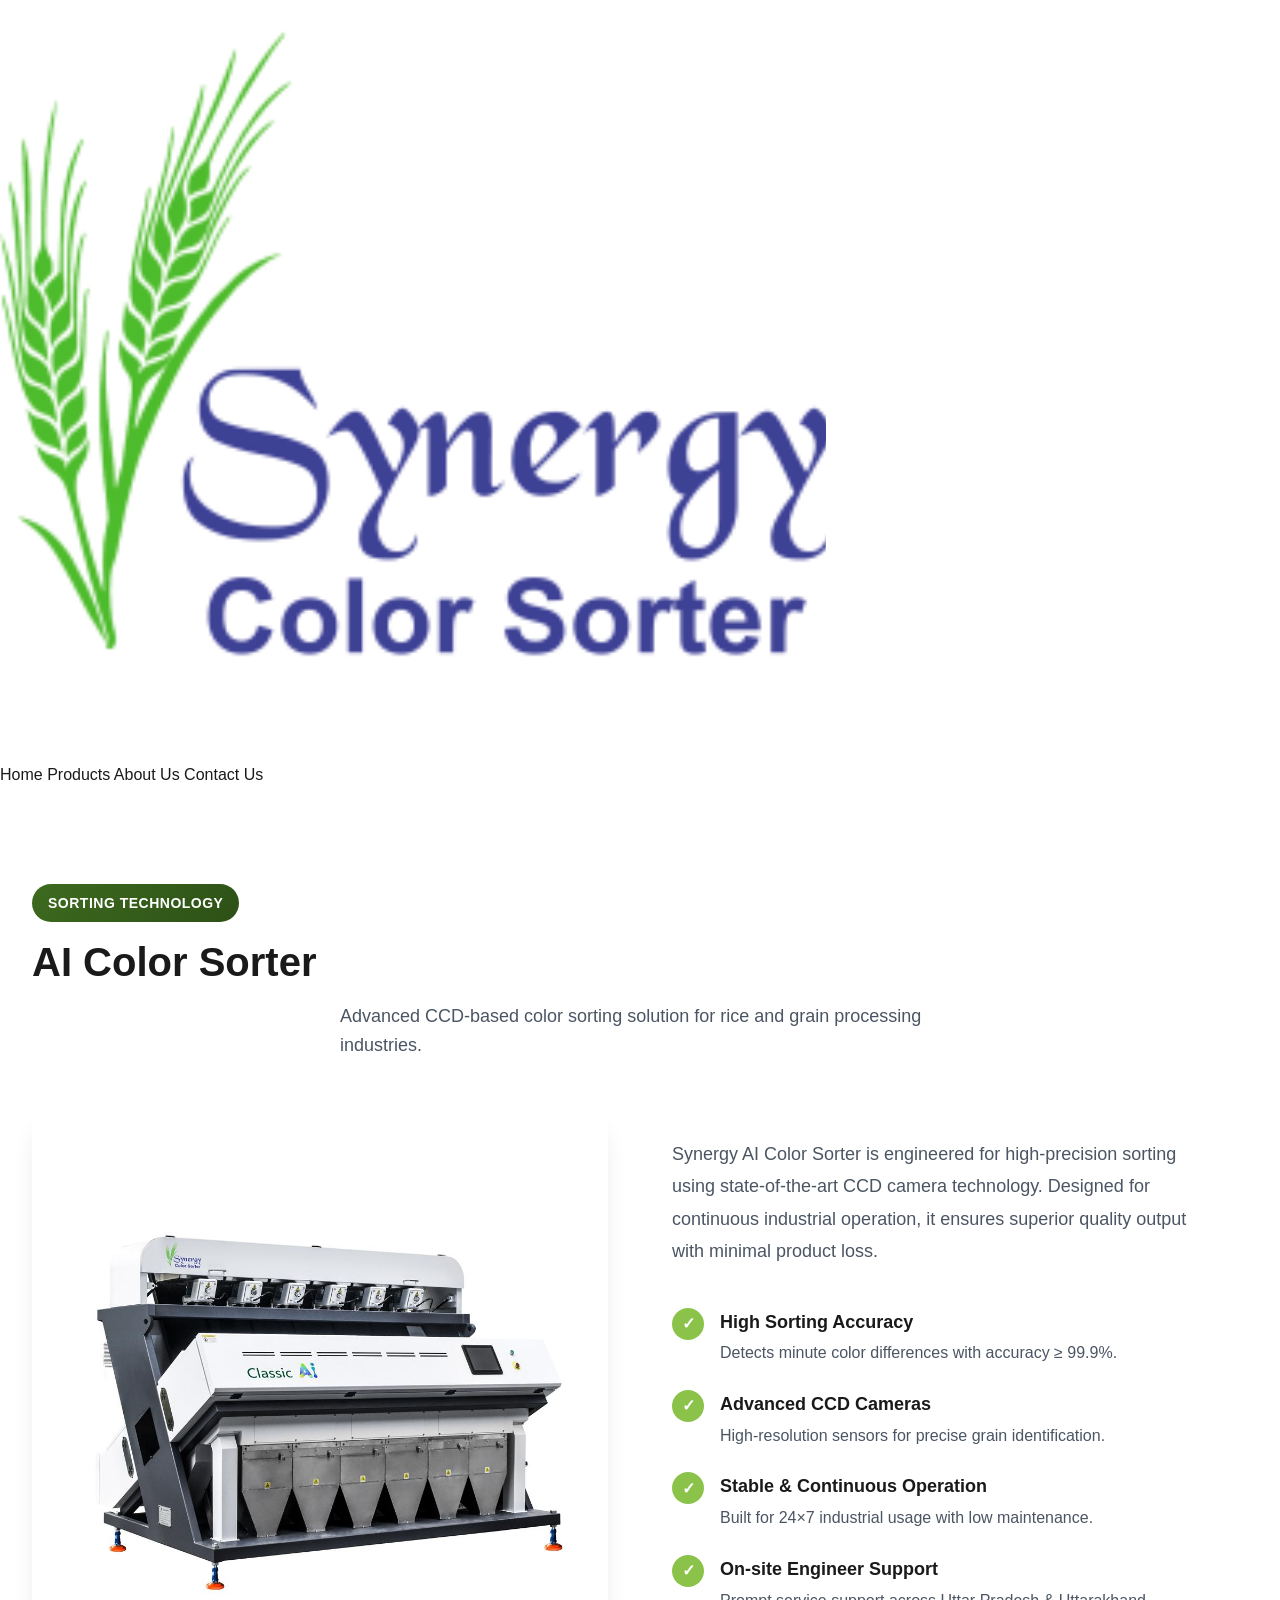
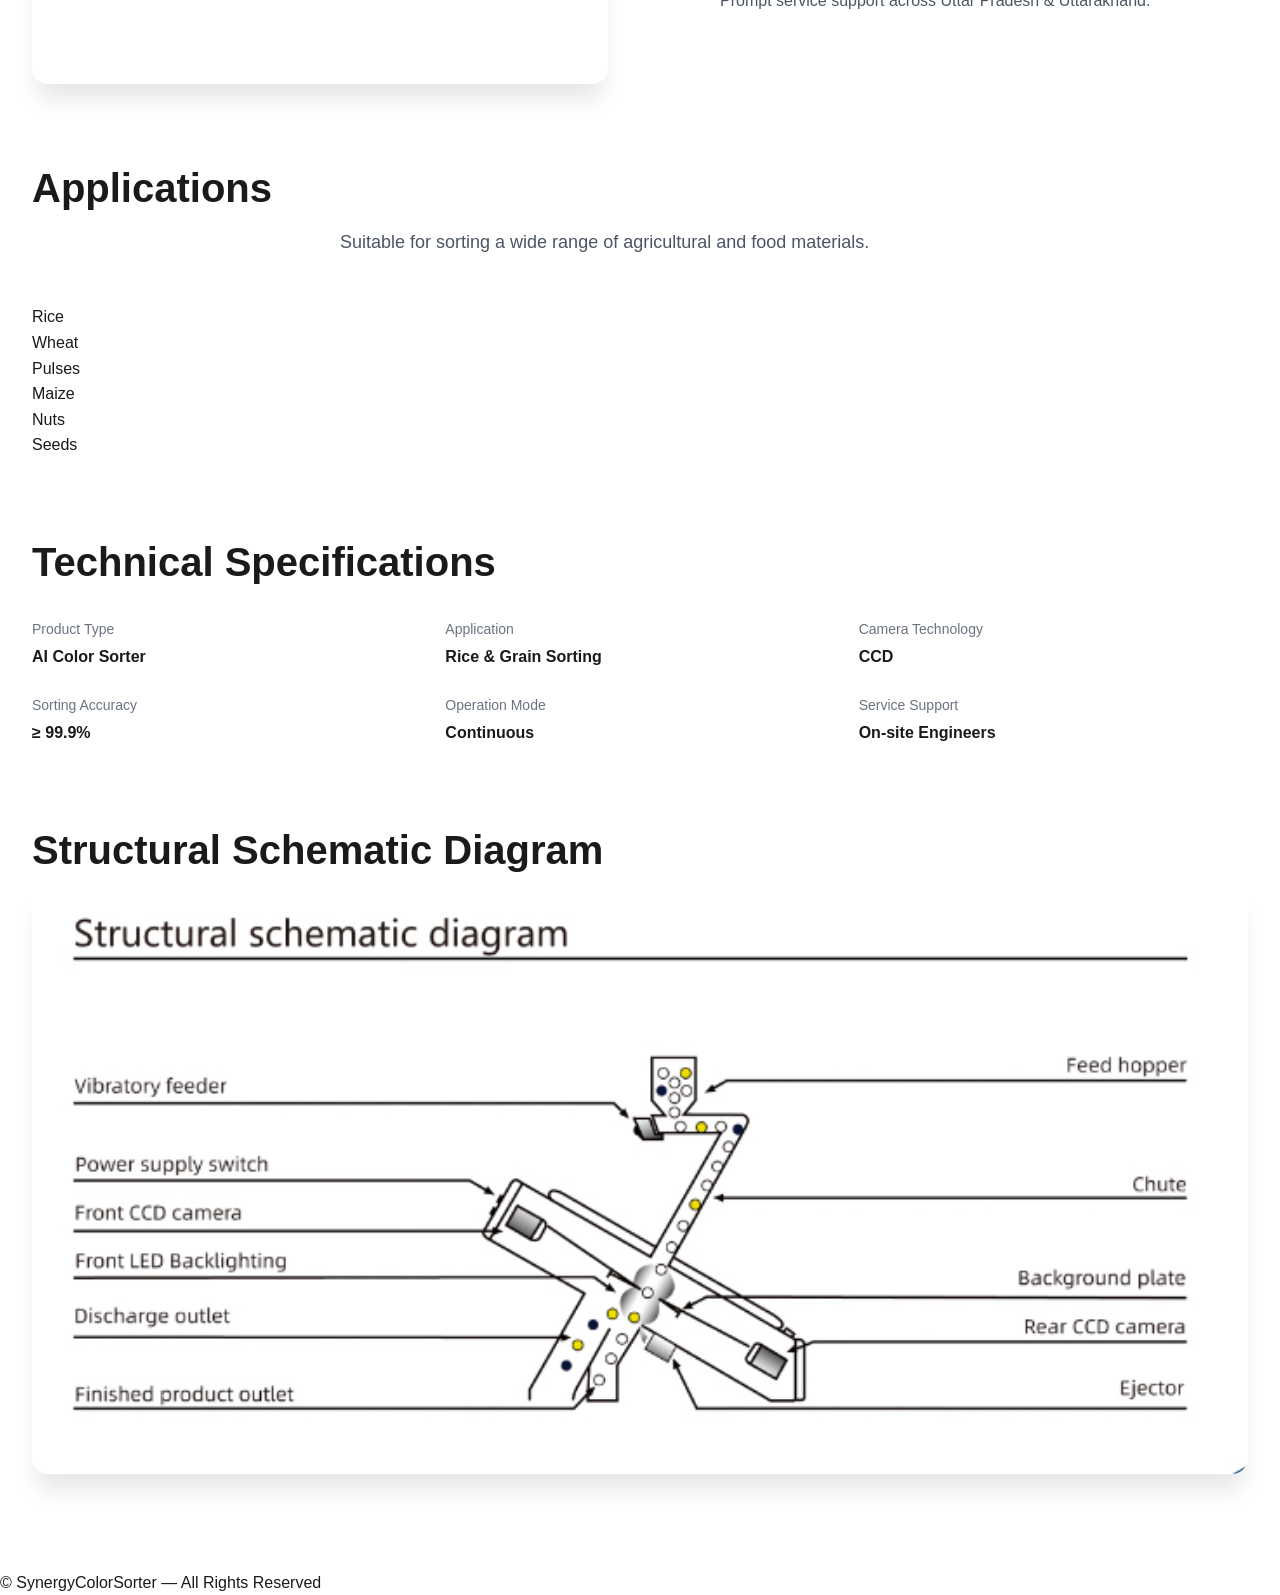
<file: product-ai-color-sorter.html>
<!DOCTYPE html>
<html lang="en">
<head>
  <meta charset="UTF-8">
  <title>AI Color Sorter | SynergyColorSorter</title>
  <meta name="viewport" content="width=device-width, initial-scale=1.0">
  <link rel="stylesheet" href="assets/css/style.css">
</head>

<body>

<!-- ================= HEADER ================= -->
<header>
  <div class="nav">
    <img src="assets/images/logo.jpg" alt="SynergyColorSorter Logo">

    <div>
      <a href="index.html">Home</a>
      <a href="products.html" class="active">Products</a>
      <a href="about.html">About Us</a>
      <a href="contact.html">Contact Us</a>
    </div>
  </div>
</header>

<!-- ================= PRODUCT HERO ================= -->
<section class="products-section">
  <div class="container">

    <span class="section-badge">Sorting Technology</span>
    <h1 class="section-title">AI Color Sorter</h1>
    <p class="section-description">
      Advanced CCD-based color sorting solution for rice and grain processing industries.
    </p>

    <!-- ================= MAIN PRODUCT LAYOUT ================= -->
    <div class="why-choose-grid">

      <!-- IMAGE / CAROUSEL -->
      <div class="why-choose-image">
        <img src="assets/images/Rice color sorter.jpeg" alt="AI Color Sorter Machine">
      </div>

      <!-- CONTENT -->
      <div class="why-choose-content">
        <p class="lead-text">
          Synergy AI Color Sorter is engineered for high-precision sorting using
          state-of-the-art CCD camera technology. Designed for continuous industrial
          operation, it ensures superior quality output with minimal product loss.
        </p>

        <div class="benefits-list">

          <div class="benefit-item">
            <span class="benefit-icon">✓</span>
            <div class="benefit-content">
              <h4>High Sorting Accuracy</h4>
              <p>Detects minute color differences with accuracy ≥ 99.9%.</p>
            </div>
          </div>

          <div class="benefit-item">
            <span class="benefit-icon">✓</span>
            <div class="benefit-content">
              <h4>Advanced CCD Cameras</h4>
              <p>High-resolution sensors for precise grain identification.</p>
            </div>
          </div>

          <div class="benefit-item">
            <span class="benefit-icon">✓</span>
            <div class="benefit-content">
              <h4>Stable & Continuous Operation</h4>
              <p>Built for 24×7 industrial usage with low maintenance.</p>
            </div>
          </div>

          <div class="benefit-item">
            <span class="benefit-icon">✓</span>
            <div class="benefit-content">
              <h4>On-site Engineer Support</h4>
              <p>Prompt service support across Uttar Pradesh & Uttarakhand.</p>
            </div>
          </div>

        </div>
      </div>
    </div>

    <!-- ================= APPLICATIONS ================= -->
    <div style="margin-top:5rem">
      <h2 class="section-title">Applications</h2>
      <p class="section-description">
        Suitable for sorting a wide range of agricultural and food materials.
      </p>

      <div class="cards">
        <div class="card">Rice</div>
        <div class="card">Wheat</div>
        <div class="card">Pulses</div>
        <div class="card">Maize</div>
        <div class="card">Nuts</div>
        <div class="card">Seeds</div>
      </div>
    </div>

    <!-- ================= SPECIFICATIONS ================= -->
    <div style="margin-top:5rem">
      <h2 class="section-title">Technical Specifications</h2>

      <div class="product-specs">
        <div class="spec">
          <span class="spec-label">Product Type</span>
          <span class="spec-value">AI Color Sorter</span>
        </div>
        <div class="spec">
          <span class="spec-label">Application</span>
          <span class="spec-value">Rice & Grain Sorting</span>
        </div>
        <div class="spec">
          <span class="spec-label">Camera Technology</span>
          <span class="spec-value">CCD</span>
        </div>
        <div class="spec">
          <span class="spec-label">Sorting Accuracy</span>
          <span class="spec-value">≥ 99.9%</span>
        </div>
        <div class="spec">
          <span class="spec-label">Operation Mode</span>
          <span class="spec-value">Continuous</span>
        </div>
        <div class="spec">
          <span class="spec-label">Service Support</span>
          <span class="spec-value">On-site Engineers</span>
        </div>
      </div>
    </div>

    <!-- ================= STRUCTURAL DIAGRAM ================= -->
    <div style="margin-top:5rem">
      <h2 class="section-title">Structural Schematic Diagram</h2>

      <div class="why-choose-image">
        <img src="assets/images/Structural schematic diagram.jpg" alt="Structural Diagram">
      </div>
    </div>

    

  </div>
</section>

<!-- ================= FOOTER ================= -->
<footer>
  © SynergyColorSorter — All Rights Reserved
</footer>

</body>
</html>
</file>
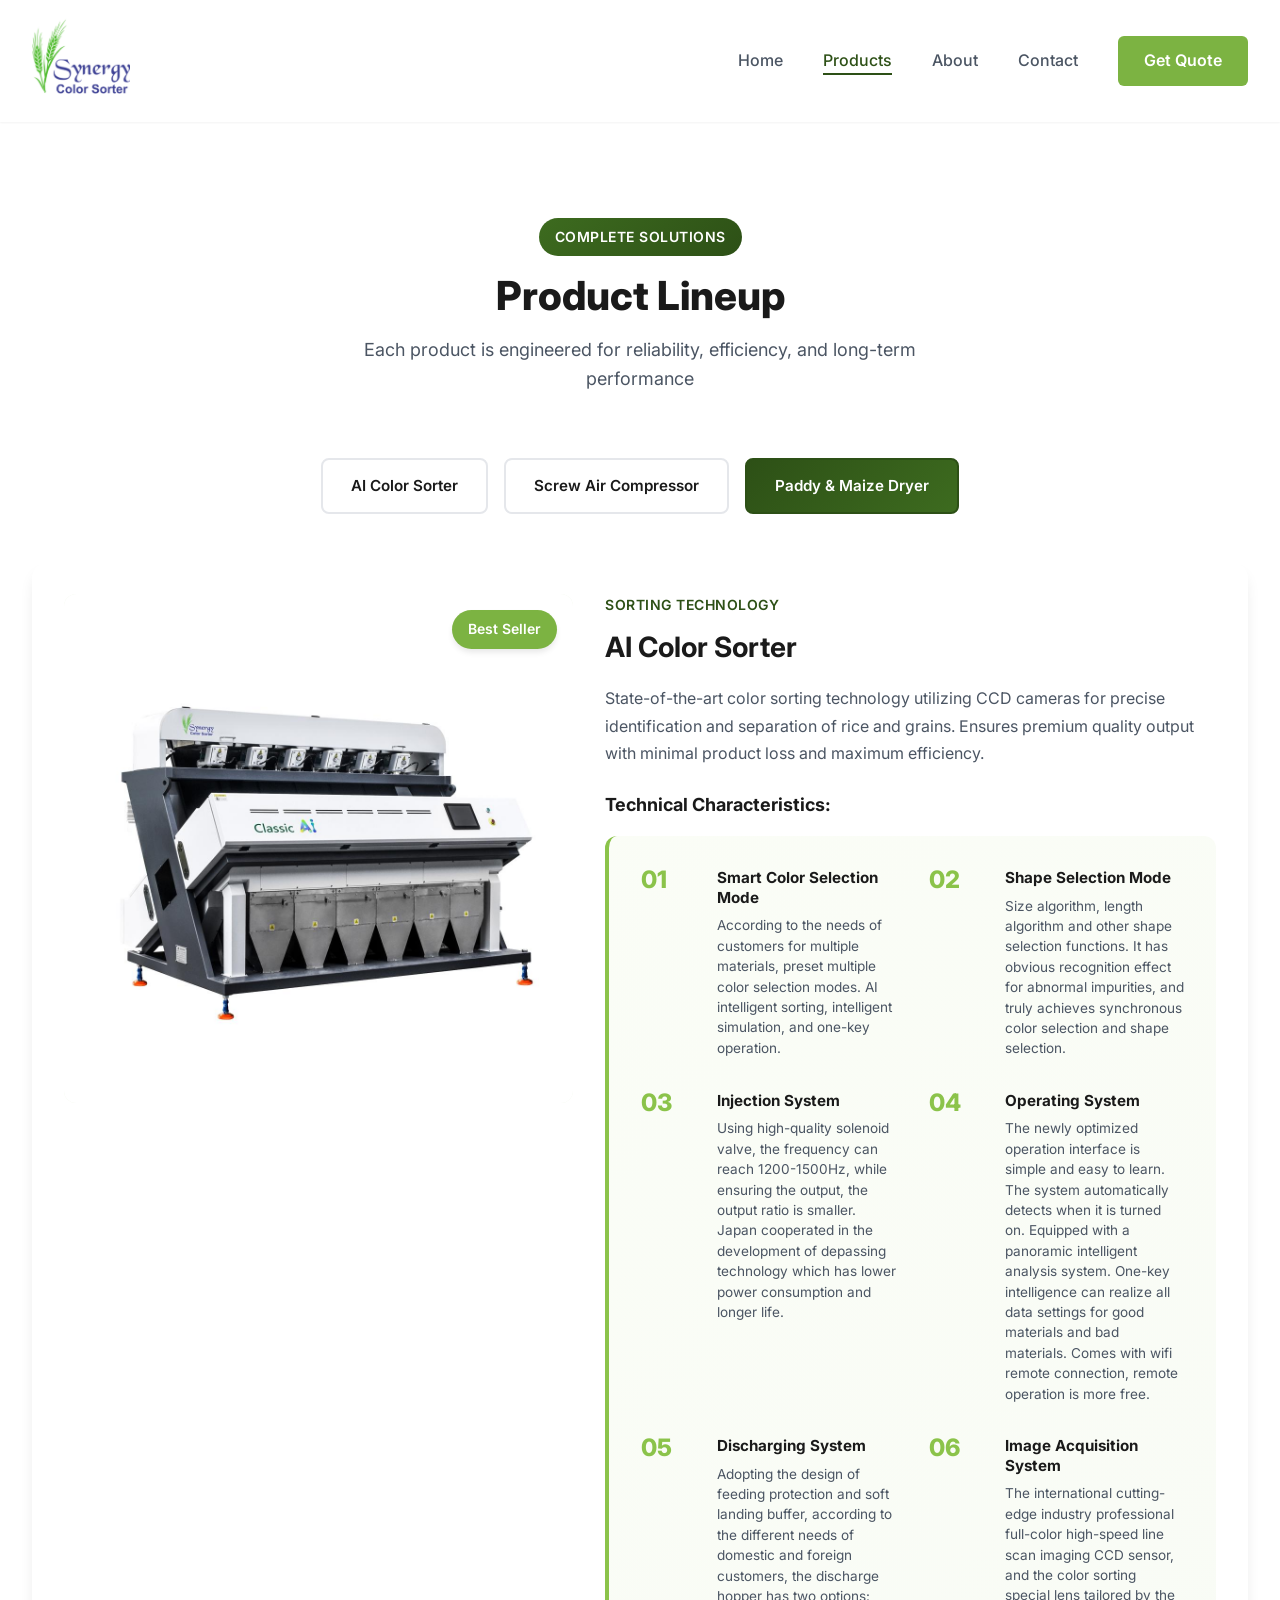
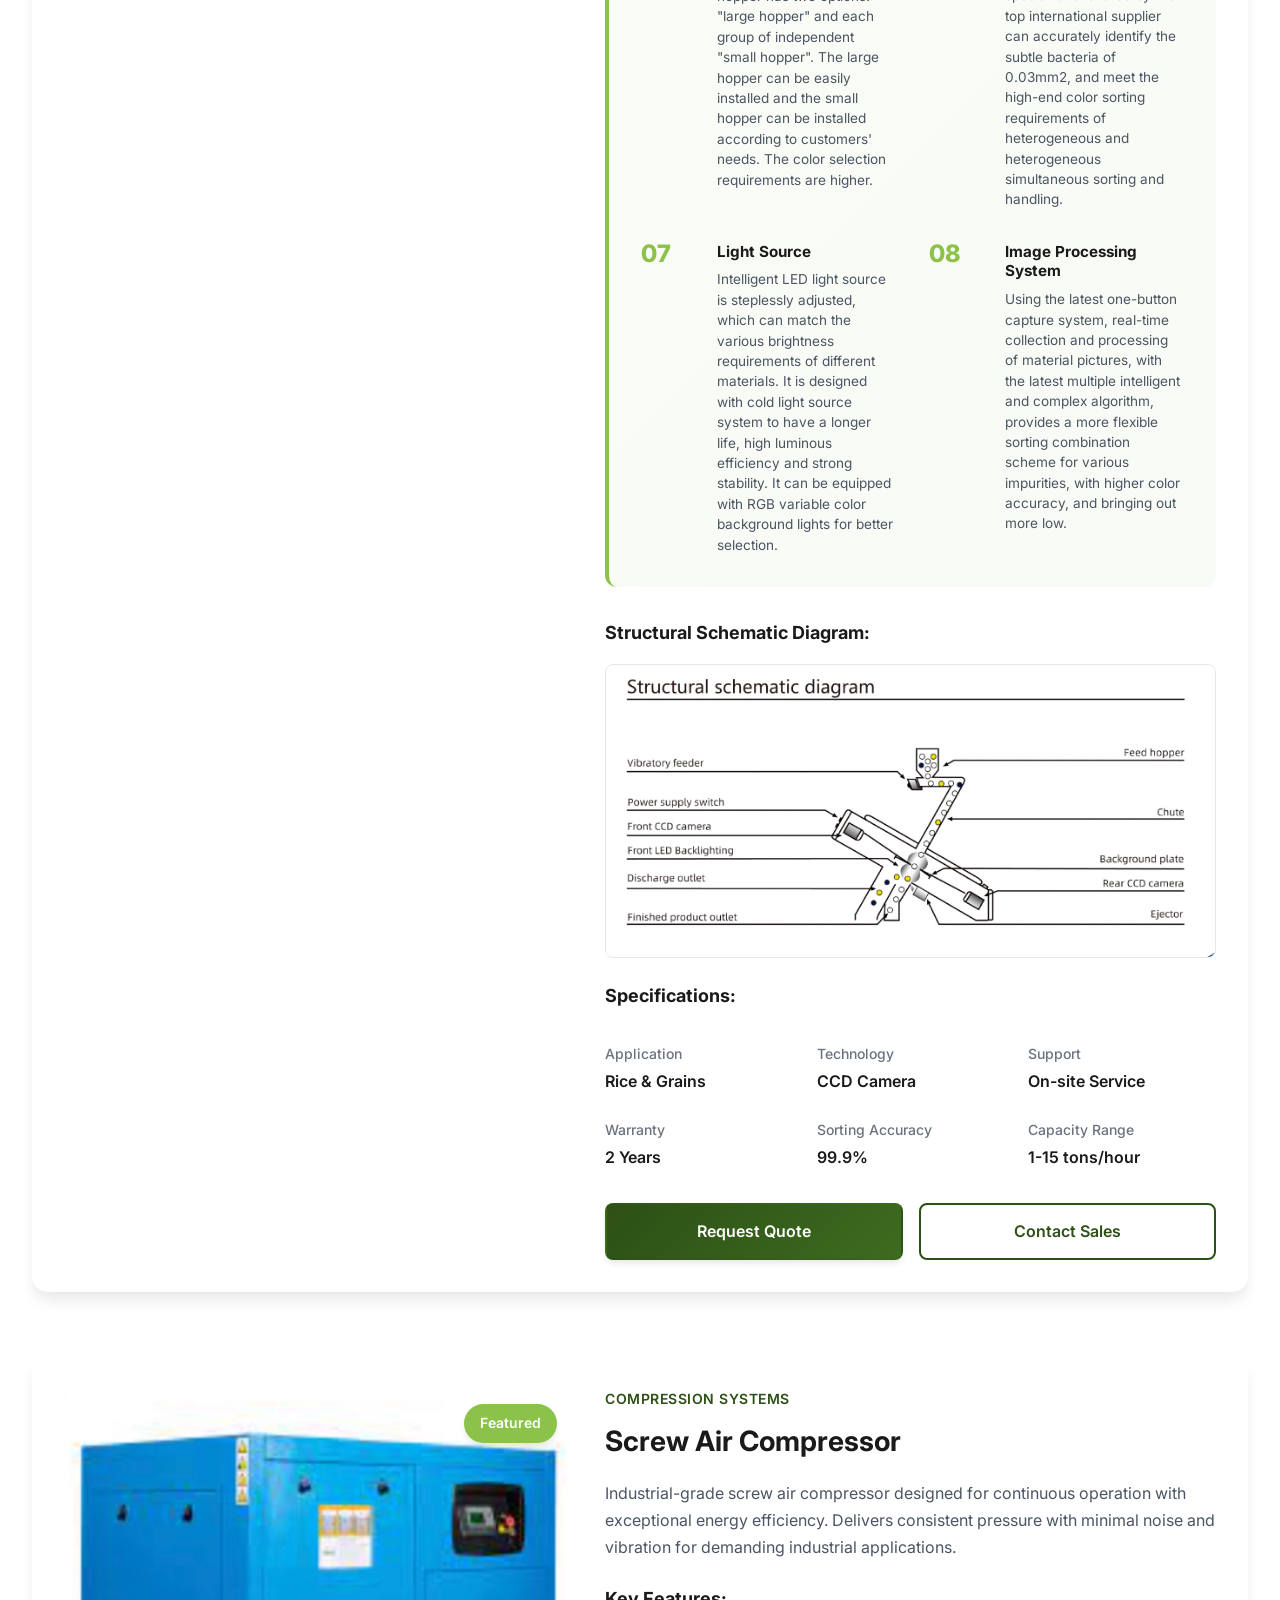
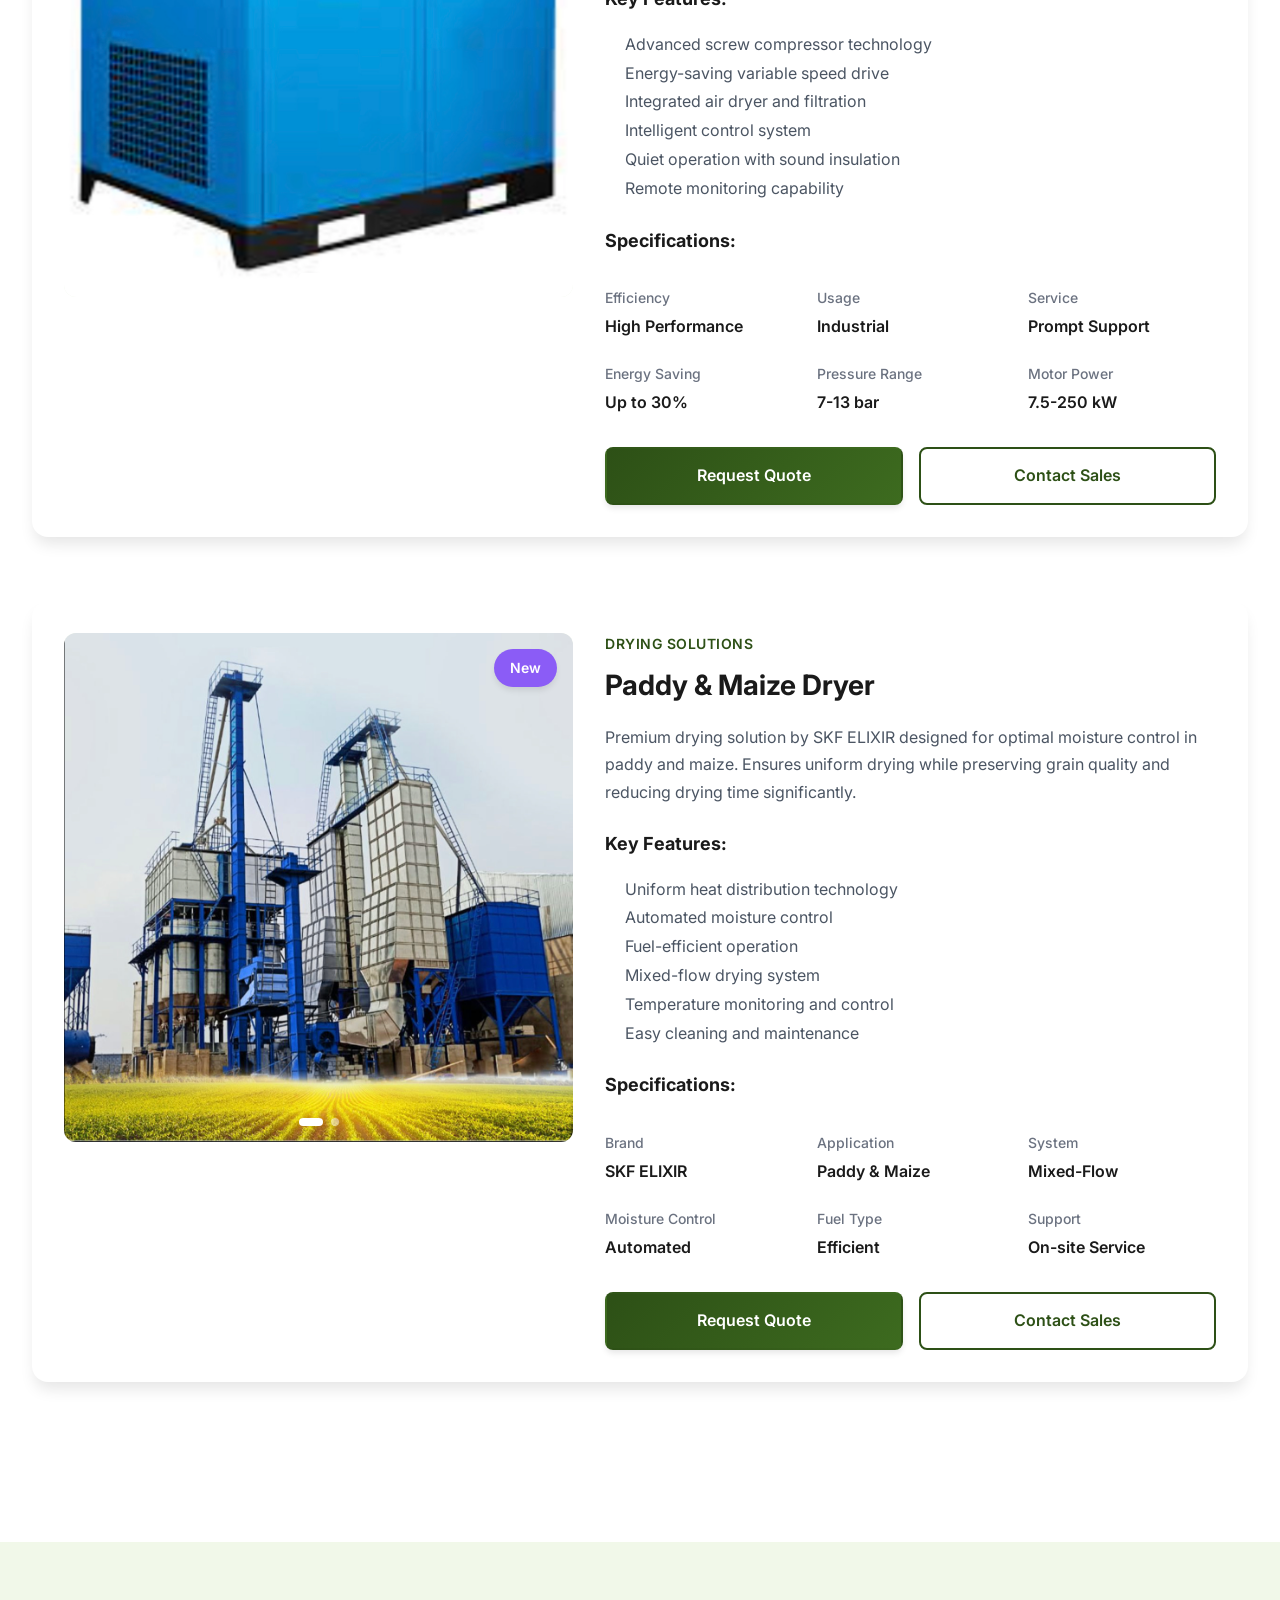
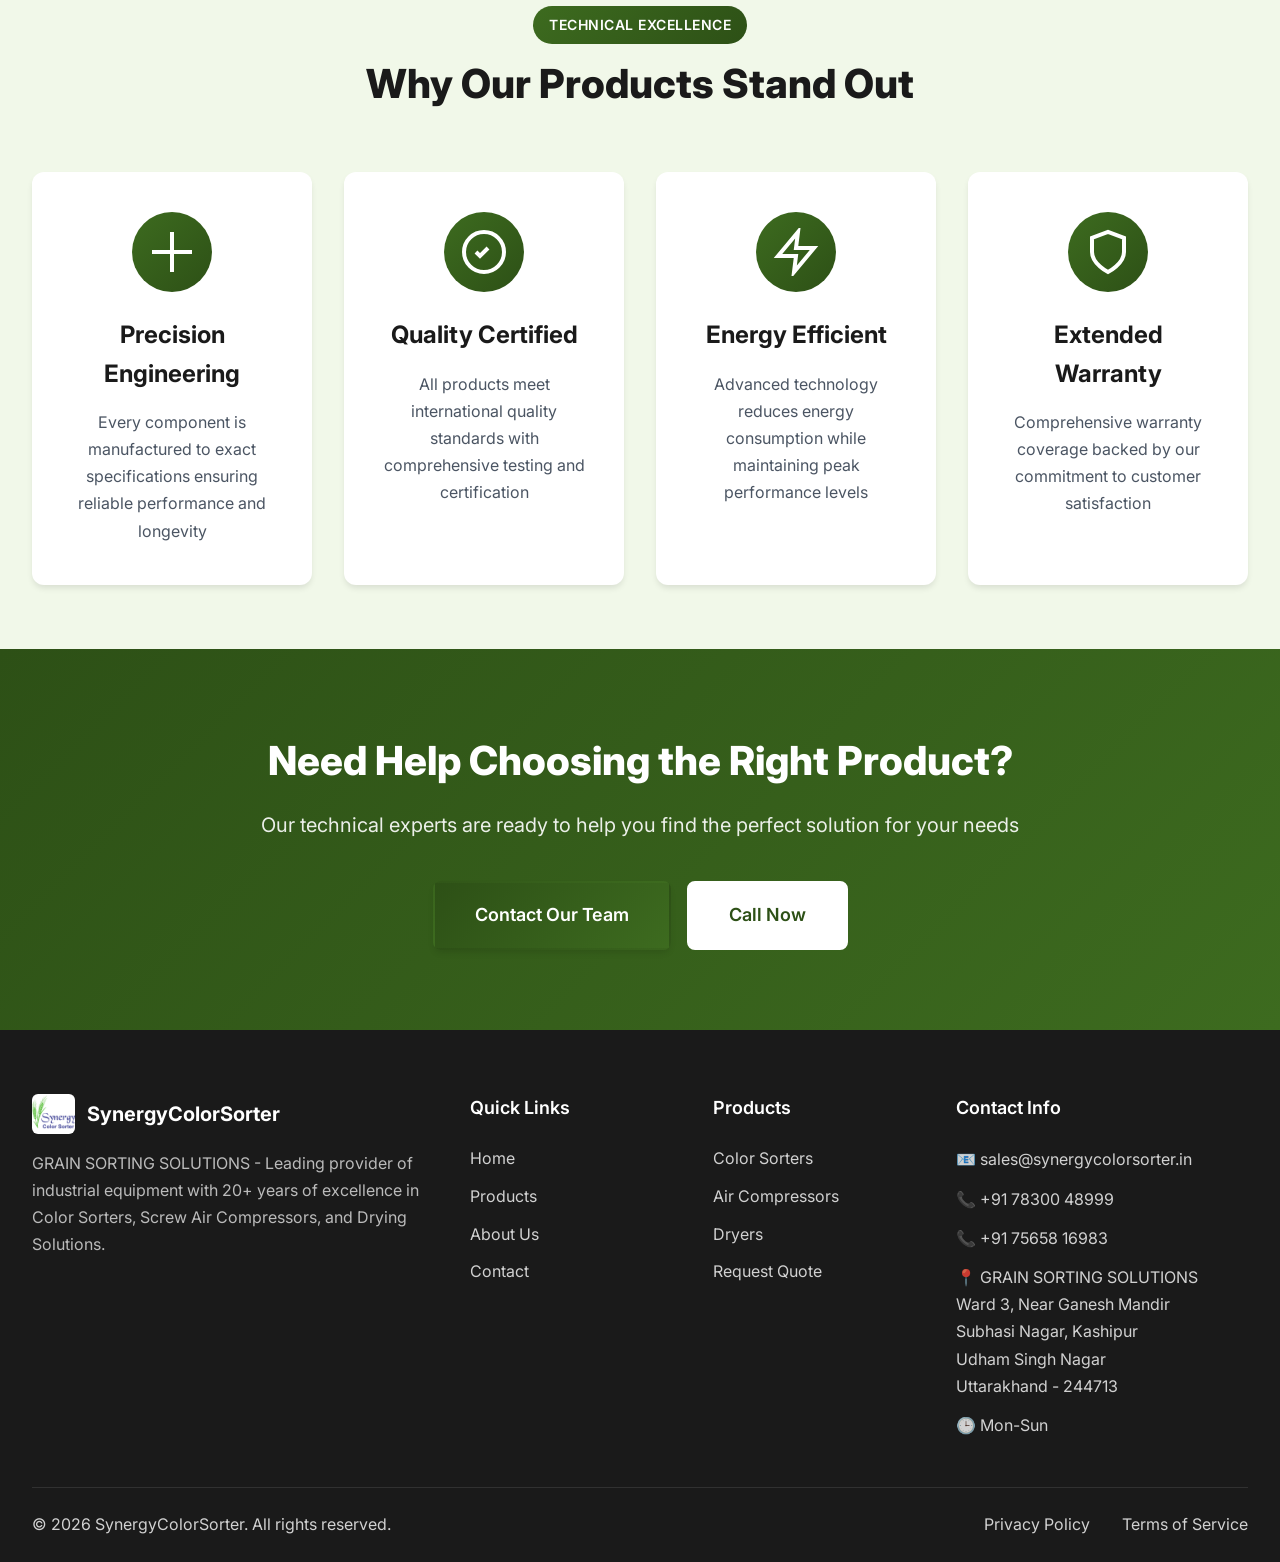
<file: products.html>
<!DOCTYPE html>
<html lang="en">
<head>
    <meta charset="UTF-8">
    <meta name="viewport" content="width=device-width, initial-scale=1.0">
    <meta name="description" content="Explore our comprehensive range of Color Sorters, Screw Air Compressors and Paddy & Maize Dryers">
    <title>Products - SynergyColorSorter</title>
    <link rel="stylesheet" href="assets/css/style.css">
    <link rel="preconnect" href="https://fonts.googleapis.com">
    <link rel="preconnect" href="https://fonts.gstatic.com" crossorigin>
    <link href="https://fonts.googleapis.com/css2?family=Inter:wght@300;400;500;600;700;800&display=swap" rel="stylesheet">
</head>
<body>
    <!-- Navigation -->
    <header class="header">
        <nav class="nav">
            <div class="nav-container">
                <a href="index.html" class="logo">
                    <img src="assets/images/logo.jpg" alt="SynergyColorSorter Logo">
                   
                </a>
                <button class="mobile-menu-toggle" aria-label="Toggle menu">
                    <span></span>
                    <span></span>
                    <span></span>
                </button>
                <ul class="nav-menu">
                    <li><a href="index.html" class="nav-link">Home</a></li>
                    <li><a href="products.html" class="nav-link active">Products</a></li>
                    <li><a href="about.html" class="nav-link">About</a></li>
                    <li><a href="contact.html" class="nav-link">Contact</a></li>
                    <li><a href="contact.html" class="btn btn-primary-nav">Get Quote</a></li>
                </ul>
            </div>
        </nav>
    </header>

    <!-- Products Section -->
    <section class="products-section" id="products">
        <div class="container">
            <div class="section-header">
                <span class="section-badge">Complete Solutions</span>
                <h2 class="section-title">Product Lineup</h2>
                <p class="section-description">Each product is engineered for reliability, efficiency, and long-term performance</p>
            </div>

            <div class="product-tabs">
                <a href="#color-sorter" class="product-tab active">AI Color Sorter</a>
                <a href="#compressor" class="product-tab">Screw Air Compressor</a>
                <a href="#dryer" class="product-tab">Paddy & Maize Dryer</a>
            </div>

            <div class="products-grid">
                <!-- Color Sorter -->
                <article class="product-card" id="color-sorter">
                    <div class="product-image-wrapper">
                        <div class="product-carousel" data-carousel="1">
                            <img src="assets/images/Rice color sorter.jpeg" alt="Rice Color Sorter" class="product-image active">
                            <img src="assets/images/Grain color sorter.jpeg" alt="Grain Color Sorter" class="product-image">
                        </div>
                        <div class="carousel-controls">
                            <button class="carousel-btn prev" data-carousel-target="1" aria-label="Previous image">‹</button>
                            <button class="carousel-btn next" data-carousel-target="1" aria-label="Next image">›</button>
                        </div>
                        <div class="carousel-indicators" data-carousel="1">
                            <span class="indicator active"></span>
                            <span class="indicator"></span>
                        </div>
                        <div class="product-badge">Best Seller</div>
                    </div>
                    <div class="product-content">
                        <div>
                            <div class="product-category">Sorting Technology</div>
                            <h3 class="product-title">AI Color Sorter</h3>
                            <p class="product-description">State-of-the-art color sorting technology utilizing CCD cameras for precise identification and separation of rice and grains. Ensures premium quality output with minimal product loss and maximum efficiency.</p>
                            
                            <h4 style="margin: 1.5rem 0 1rem; font-size: 1.125rem;">Technical Characteristics:</h4>
                            <div class="tech-characteristics">
                                <div class="tech-item">
                                    <div class="tech-number">01</div>
                                    <div class="tech-content">
                                        <div class="tech-title">Smart Color Selection Mode</div>
                                        <p>According to the needs of customers for multiple materials, preset multiple color selection modes. AI intelligent sorting, intelligent simulation, and one-key operation.</p>
                                    </div>
                                </div>
                                <div class="tech-item">
                                    <div class="tech-number">02</div>
                                    <div class="tech-content">
                                        <div class="tech-title">Shape Selection Mode</div>
                                        <p>Size algorithm, length algorithm and other shape selection functions. It has obvious recognition effect for abnormal impurities, and truly achieves synchronous color selection and shape selection.</p>
                                    </div>
                                </div>
                                <div class="tech-item">
                                    <div class="tech-number">03</div>
                                    <div class="tech-content">
                                        <div class="tech-title">Injection System</div>
                                        <p>Using high-quality solenoid valve, the frequency can reach 1200-1500Hz, while ensuring the output, the output ratio is smaller. Japan cooperated in the development of depassing technology which has lower power consumption and longer life.</p>
                                    </div>
                                </div>
                                <div class="tech-item">
                                    <div class="tech-number">04</div>
                                    <div class="tech-content">
                                        <div class="tech-title">Operating System</div>
                                        <p>The newly optimized operation interface is simple and easy to learn. The system automatically detects when it is turned on. Equipped with a panoramic intelligent analysis system. One-key intelligence can realize all data settings for good materials and bad materials. Comes with wifi remote connection, remote operation is more free.</p>
                                    </div>
                                </div>
                                <div class="tech-item">
                                    <div class="tech-number">05</div>
                                    <div class="tech-content">
                                        <div class="tech-title">Discharging System</div>
                                        <p>Adopting the design of feeding protection and soft landing buffer, according to the different needs of domestic and foreign customers, the discharge hopper has two options: "large hopper" and each group of independent "small hopper". The large hopper can be easily installed and the small hopper can be installed according to customers' needs. The color selection requirements are higher.</p>
                                    </div>
                                </div>
                                <div class="tech-item">
                                    <div class="tech-number">06</div>
                                    <div class="tech-content">
                                        <div class="tech-title">Image Acquisition System</div>
                                        <p>The international cutting-edge industry professional full-color high-speed line scan imaging CCD sensor, and the color sorting special lens tailored by the top international supplier can accurately identify the subtle bacteria of 0.03mm2, and meet the high-end color sorting requirements of heterogeneous and heterogeneous simultaneous sorting and handling.</p>
                                    </div>
                                </div>
                                <div class="tech-item">
                                    <div class="tech-number">07</div>
                                    <div class="tech-content">
                                        <div class="tech-title">Light Source</div>
                                        <p>Intelligent LED light source is steplessly adjusted, which can match the various brightness requirements of different materials. It is designed with cold light source system to have a longer life, high luminous efficiency and strong stability. It can be equipped with RGB variable color background lights for better selection.</p>
                                    </div>
                                </div>
                                <div class="tech-item">
                                    <div class="tech-number">08</div>
                                    <div class="tech-content">
                                        <div class="tech-title">Image Processing System</div>
                                        <p>Using the latest one-button capture system, real-time collection and processing of material pictures, with the latest multiple intelligent and complex algorithm, provides a more flexible sorting combination scheme for various impurities, with higher color accuracy, and bringing out more low.</p>
                                    </div>
                                </div>
                            </div>

                            <h4 style="margin: 2rem 0 1rem; font-size: 1.125rem;">Structural Schematic Diagram:</h4>
                            <img src="assets/images/Structural schematic diagram.jpg" alt="AI Color Sorter - Structural Schematic Diagram" style="display:block;margin:0 auto; width: 100%; border-radius: 8px; border: 1px solid #e5e7eb;">

                            <h4 style="margin: 1.5rem 0 1rem; font-size: 1.125rem;">Specifications:</h4>
                            <div class="product-specs">
                                <div class="spec">
                                    <span class="spec-label">Application</span>
                                    <span class="spec-value">Rice & Grains</span>
                                </div>
                                <div class="spec">
                                    <span class="spec-label">Technology</span>
                                    <span class="spec-value">CCD Camera</span>
                                </div>
                                <div class="spec">
                                    <span class="spec-label">Support</span>
                                    <span class="spec-value">On-site Service</span>
                                </div>
                                <div class="spec">
                                    <span class="spec-label">Warranty</span>
                                    <span class="spec-value">2 Years</span>
                                </div>
                                <div class="spec">
                                    <span class="spec-label">Sorting Accuracy</span>
                                    <span class="spec-value">99.9%</span>
                                </div>
                                <div class="spec">
                                    <span class="spec-label">Capacity Range</span>
                                    <span class="spec-value">1-15 tons/hour</span>
                                </div>
                            </div>
                        </div>
                        <div class="product-footer">
                            <a href="contact.html" class="btn btn-primary" style="flex: 1;">Request Quote</a>
                            <a href="contact.html" class="btn btn-outline">Contact Sales</a>
                        </div>
                    </div>
                </article>

                <!-- Screw Air Compressor -->
                <article class="product-card" id="compressor">
                    <div class="product-image-wrapper">
                        <div class="product-carousel" data-carousel="2">
                            <img src="assets/images/Compressor.jpg" alt="Screw Air Compressor" class="product-image active">
                            <img src="assets/images/Compressor 2.jpg" alt="Industrial Compressor" class="product-image">
                        </div>
                        <div class="carousel-controls">
                            <button class="carousel-btn prev" data-carousel-target="2" aria-label="Previous image">‹</button>
                            <button class="carousel-btn next" data-carousel-target="2" aria-label="Next image">›</button>
                        </div>
                        <div class="carousel-indicators" data-carousel="2">
                            <span class="indicator active"></span>
                            <span class="indicator"></span>
                        </div>
                        <div class="product-badge featured">Featured</div>
                    </div>
                    <div class="product-content">
                        <div>
                            <div class="product-category">Compression Systems</div>
                            <h3 class="product-title">Screw Air Compressor</h3>
                            <p class="product-description">Industrial-grade screw air compressor designed for continuous operation with exceptional energy efficiency. Delivers consistent pressure with minimal noise and vibration for demanding industrial applications.</p>
                            
                            <h4 style="margin: 1.5rem 0 1rem; font-size: 1.125rem;">Key Features:</h4>
                            <ul style="color: var(--text-medium); line-height: 1.8; margin-bottom: 1.5rem; padding-left: 1.25rem;">
                                <li>Advanced screw compressor technology</li>
                                <li>Energy-saving variable speed drive</li>
                                <li>Integrated air dryer and filtration</li>
                                <li>Intelligent control system</li>
                                <li>Quiet operation with sound insulation</li>
                                <li>Remote monitoring capability</li>
                            </ul>
                            
                            <h4 style="margin: 1.5rem 0 1rem; font-size: 1.125rem;">Specifications:</h4>
                            <div class="product-specs">
                                <div class="spec">
                                    <span class="spec-label">Efficiency</span>
                                    <span class="spec-value">High Performance</span>
                                </div>
                                <div class="spec">
                                    <span class="spec-label">Usage</span>
                                    <span class="spec-value">Industrial</span>
                                </div>
                                <div class="spec">
                                    <span class="spec-label">Service</span>
                                    <span class="spec-value">Prompt Support</span>
                                </div>
                                <div class="spec">
                                    <span class="spec-label">Energy Saving</span>
                                    <span class="spec-value">Up to 30%</span>
                                </div>
                                <div class="spec">
                                    <span class="spec-label">Pressure Range</span>
                                    <span class="spec-value">7-13 bar</span>
                                </div>
                                <div class="spec">
                                    <span class="spec-label">Motor Power</span>
                                    <span class="spec-value">7.5-250 kW</span>
                                </div>
                            </div>
                        </div>
                        <div class="product-footer">
                            <a href="contact.html" class="btn btn-primary" style="flex: 1;">Request Quote</a>
                            <a href="contact.html" class="btn btn-outline">Contact Sales</a>
                        </div>
                    </div>
                </article>

                <!-- Paddy & Maize Dryer -->
                <article class="product-card" id="dryer">
                    <div class="product-image-wrapper">
                        <div class="product-carousel" data-carousel="3">
                            <img src="assets/images/Drryer.jpg" alt="Paddy and Maize Dryer" class="product-image active">
                            <img src="assets/images/Drryer.jpg" alt="Industrial Dryer" class="product-image">
                        </div>
                        <div class="carousel-controls">
                            <button class="carousel-btn prev" data-carousel-target="3" aria-label="Previous image">‹</button>
                            <button class="carousel-btn next" data-carousel-target="3" aria-label="Next image">›</button>
                        </div>
                        <div class="carousel-indicators" data-carousel="3">
                            <span class="indicator active"></span>
                            <span class="indicator"></span>
                        </div>
                        <div class="product-badge new">New</div>
                    </div>
                    <div class="product-content">
                        <div>
                            <div class="product-category">Drying Solutions</div>
                            <h3 class="product-title">Paddy & Maize Dryer</h3>
                            <p class="product-description">Premium drying solution by SKF ELIXIR designed for optimal moisture control in paddy and maize. Ensures uniform drying while preserving grain quality and reducing drying time significantly.</p>
                            
                            <h4 style="margin: 1.5rem 0 1rem; font-size: 1.125rem;">Key Features:</h4>
                            <ul style="color: var(--text-medium); line-height: 1.8; margin-bottom: 1.5rem; padding-left: 1.25rem;">
                                <li>Uniform heat distribution technology</li>
                                <li>Automated moisture control</li>
                                <li>Fuel-efficient operation</li>
                                <li>Mixed-flow drying system</li>
                                <li>Temperature monitoring and control</li>
                                <li>Easy cleaning and maintenance</li>
                            </ul>

                            <h4 style="margin: 1.5rem 0 1rem; font-size: 1.125rem;">Specifications:</h4>
                            <div class="product-specs">
                                <div class="spec">
                                    <span class="spec-label">Brand</span>
                                    <span class="spec-value">SKF ELIXIR</span>
                                </div>
                                <div class="spec">
                                    <span class="spec-label">Application</span>
                                    <span class="spec-value">Paddy & Maize</span>
                                </div>
                                <div class="spec">
                                    <span class="spec-label">System</span>
                                    <span class="spec-value">Mixed-Flow</span>
                                </div>
                                <div class="spec">
                                    <span class="spec-label">Moisture Control</span>
                                    <span class="spec-value">Automated</span>
                                </div>
                                <div class="spec">
                                    <span class="spec-label">Fuel Type</span>
                                    <span class="spec-value">Efficient</span>
                                </div>
                                <div class="spec">
                                    <span class="spec-label">Support</span>
                                    <span class="spec-value">On-site Service</span>
                                </div>
                            </div>
                        </div>
                        <div class="product-footer">
                            <a href="contact.html" class="btn btn-primary" style="flex: 1;">Request Quote</a>
                            <a href="contact.html" class="btn btn-outline">Contact Sales</a>
                        </div>
                    </div>
                </article>
            </div>
        </div>
    </section>

    <!-- Technical Specs Section -->
    <section class="why-choose" style="padding: 4rem 0;">
        <div class="container">
            <div class="section-header">
                <span class="section-badge">Technical Excellence</span>
                <h2 class="section-title">Why Our Products Stand Out</h2>
            </div>
            
            <div class="features-grid">
                <div class="feature-card">
                    <div class="feature-icon">
                        <svg width="48" height="48" viewBox="0 0 24 24" fill="none" stroke="currentColor" stroke-width="2">
                            <path d="M12 2v20M2 12h20"/>
                        </svg>
                    </div>
                    <h3>Precision Engineering</h3>
                    <p>Every component is manufactured to exact specifications ensuring reliable performance and longevity</p>
                </div>
                <div class="feature-card">
                    <div class="feature-icon">
                        <svg width="48" height="48" viewBox="0 0 24 24" fill="none" stroke="currentColor" stroke-width="2">
                            <circle cx="12" cy="12" r="10"/>
                            <path d="M8 12l2 2 4-4"/>
                        </svg>
                    </div>
                    <h3>Quality Certified</h3>
                    <p>All products meet international quality standards with comprehensive testing and certification</p>
                </div>
                <div class="feature-card">
                    <div class="feature-icon">
                        <svg width="48" height="48" viewBox="0 0 24 24" fill="none" stroke="currentColor" stroke-width="2">
                            <path d="M13 2L3 14h9l-1 8 10-12h-9l1-8z"/>
                        </svg>
                    </div>
                    <h3>Energy Efficient</h3>
                    <p>Advanced technology reduces energy consumption while maintaining peak performance levels</p>
                </div>
                <div class="feature-card">
                    <div class="feature-icon">
                        <svg width="48" height="48" viewBox="0 0 24 24" fill="none" stroke="currentColor" stroke-width="2">
                            <path d="M12 22s8-4 8-10V5l-8-3-8 3v7c0 6 8 10 8 10z"/>
                        </svg>
                    </div>
                    <h3>Extended Warranty</h3>
                    <p>Comprehensive warranty coverage backed by our commitment to customer satisfaction</p>
                </div>
            </div>
        </div>
    </section>

    <!-- CTA Section -->
    <section class="cta-section">
        <div class="container">
            <div class="cta-content">
                <h2>Need Help Choosing the Right Product?</h2>
                <p>Our technical experts are ready to help you find the perfect solution for your needs</p>
                <div class="cta-buttons">
                    <a href="contact.html" class="btn btn-primary btn-large">Contact Our Team</a>
                    <a href="tel:+917830048999" class="btn btn-secondary btn-large">Call Now</a>
                </div>
            </div>
        </div>
    </section>

    <!-- Footer -->
    <footer class="footer">
        <div class="container">
            <div class="footer-grid">
                <div class="footer-col">
                    <div class="footer-logo">
                        <img src="assets/images/logo.jpg" alt="SynergyColorSorter Logo">
                        <span>SynergyColorSorter</span>
                    </div>
                    <p class="footer-description">GRAIN SORTING SOLUTIONS - Leading provider of industrial equipment with 20+ years of excellence in Color Sorters, Screw Air Compressors, and Drying Solutions.</p>
                </div>
                <div class="footer-col">
                    <h4>Quick Links</h4>
                    <ul class="footer-links">
                        <li><a href="index.html">Home</a></li>
                        <li><a href="products.html">Products</a></li>
                        <li><a href="about.html">About Us</a></li>
                        <li><a href="contact.html">Contact</a></li>
                    </ul>
                </div>
                <div class="footer-col">
                    <h4>Products</h4>
                    <ul class="footer-links">
                        <li><a href="products.html#color-sorter">Color Sorters</a></li>
                        <li><a href="products.html#compressor">Air Compressors</a></li>
                        <li><a href="products.html#dryer">Dryers</a></li>
                        <li><a href="contact.html">Request Quote</a></li>
                    </ul>
                </div>
                <div class="footer-col">
                    <h4>Contact Info</h4>
                    <ul class="footer-contact">
                        <li>📧 sales@synergycolorsorter.in</li>
                        <li>📞 +91 78300 48999</li>
                        <li>📞 +91 75658 16983</li>
                        <li>📍 GRAIN SORTING SOLUTIONS<br>Ward 3, Near Ganesh Mandir<br>Subhasi Nagar, Kashipur<br>Udham Singh Nagar<br>Uttarakhand - 244713</li>
                        <li>🕒 Mon-Sun</li>
                    </ul>
                </div>
            </div>
            <div class="footer-bottom">
                <p>&copy; 2026 SynergyColorSorter. All rights reserved.</p>
                <div class="footer-bottom-links">
                    <a href="#">Privacy Policy</a>
                    <a href="#">Terms of Service</a>
                </div>
            </div>
        </div>
    </footer>

    <!-- Back to Top Button -->
    <button class="back-to-top" aria-label="Back to top">↑</button>

    <script src="assets/js/main.js"></script>
</body>
</html>
</file>
<file: assets/css/style.css>
/* =============================================
   CSS RESET & VARIABLES
   ============================================= */

:root {
    --primary-color: #2d5016;
    --primary-dark: #1f3810;
    --primary-light: #3d6b1f;
    --secondary-color: #7cb342;
    --accent-color: #8bc34a;
    --text-dark: #1a1a1a;
    --text-medium: #4b5563;
    --text-light: #6b7280;
    --bg-light: #f1f8e9;
    --bg-white: #ffffff;
    --border-color: #e5e7eb;
    --shadow-sm: 0 1px 2px 0 rgba(0, 0, 0, 0.05);
    --shadow-md: 0 4px 6px -1px rgba(0, 0, 0, 0.1);
    --shadow-lg: 0 10px 15px -3px rgba(0, 0, 0, 0.1);
    --shadow-xl: 0 20px 25px -5px rgba(0, 0, 0, 0.1);
    --transition-fast: 0.2s ease;
    --transition-normal: 0.3s ease;
    --transition-slow: 0.5s ease;
}

* {
    margin: 0;
    padding: 0;
    box-sizing: border-box;
}

html {
    scroll-behavior: smooth;
}

body {
    font-family: 'Inter', -apple-system, BlinkMacSystemFont, 'Segoe UI', Roboto, Oxygen, Ubuntu, Cantarell, sans-serif;
    color: var(--text-dark);
    line-height: 1.6;
    background-color: var(--bg-white);
    overflow-x: hidden;
}

img {
    max-width: 100%;
    height: auto;
    display: block;
}

a {
    text-decoration: none;
    color: inherit;
    transition: var(--transition-fast);
}

button {
    font-family: inherit;
    border: none;
    cursor: pointer;
    transition: var(--transition-fast);
}

ul {
    list-style: none;
}

/* =============================================
   UTILITY CLASSES
   ============================================= */

.container {
    max-width: 1280px;
    margin: 0 auto;
    padding: 0 2rem;
}

.section-badge {
    display: inline-block;
    padding: 0.5rem 1rem;
    background: linear-gradient(135deg, var(--primary-light), var(--primary-color));
    color: white;
    border-radius: 50px;
    font-size: 0.875rem;
    font-weight: 600;
    text-transform: uppercase;
    letter-spacing: 0.5px;
    margin-bottom: 1rem;
}

.section-title {
    font-size: 2.5rem;
    font-weight: 800;
    color: var(--text-dark);
    margin-bottom: 1rem;
    line-height: 1.2;
}

.section-description {
    font-size: 1.125rem;
    color: var(--text-medium);
    max-width: 600px;
    margin: 0 auto 3rem;
}

.section-header {
    text-align: center;
    margin-bottom: 4rem;
}

/* =============================================
   BUTTONS
   ============================================= */

.btn {
    display: inline-block;
    padding: 0.875rem 2rem;
    border-radius: 8px;
    font-weight: 600;
    font-size: 1rem;
    text-align: center;
    transition: all var(--transition-normal);
    cursor: pointer;
    border: 2px solid transparent;
}

.btn-large {
    padding: 1.125rem 2.5rem;
    font-size: 1.125rem;
}

.btn-primary {
    background: linear-gradient(135deg, var(--primary-color), var(--primary-light));
    color: white;
    box-shadow: var(--shadow-md);
}

.btn-primary:hover {
    transform: translateY(-2px);
    box-shadow: var(--shadow-lg);
}

.btn-secondary {
    background: white;
    color: var(--primary-color);
    border-color: white;
}

.btn-secondary:hover {
    background: var(--bg-light);
    transform: translateY(-2px);
}

.btn-outline {
    background: transparent;
    color: var(--primary-color);
    border-color: var(--primary-color);
}

.btn-outline:hover {
    background: var(--primary-color);
    color: white;
}

.btn-outline-dark {
    background: transparent;
    color: var(--text-dark);
    border-color: var(--text-dark);
}

.btn-outline-dark:hover {
    background: var(--text-dark);
    color: white;
}

.btn-primary-nav {
    background: var(--secondary-color);
    color: white;
    padding: 0.625rem 1.5rem;
    border-radius: 6px;
}

.btn-primary-nav:hover {
    background: #ea580c;
}

/* =============================================
   HEADER & NAVIGATION
   ============================================= */

.header {
    position: sticky;
    top: 0;
    z-index: 1000;
    background: rgba(255, 255, 255, 0.98);
    backdrop-filter: blur(10px);
    box-shadow: var(--shadow-sm);
    transition: var(--transition-normal);
}

.header.scrolled {
    box-shadow: var(--shadow-md);
}

.nav-container {
    max-width: 1280px;
    margin: 0 auto;
    padding: 1rem 2rem;
    display: flex;
    align-items: center;
    justify-content: space-between;
}

.logo {
    display: flex;
    align-items: center;
    gap: 0.75rem;
    font-weight: 700;
    font-size: 1.25rem;
    color: var(--primary-color);
}

.logo img {
    height: 90px;
    width: auto;
    border-radius: 8px;
}

.logo-text {
    display: none;
}

.nav-menu {
    display: flex;
    align-items: center;
    gap: 2.5rem;
}

.nav-link {
    color: var(--text-medium);
    font-weight: 500;
    position: relative;
}

.nav-link::after {
    content: '';
    position: absolute;
    bottom: -5px;
    left: 0;
    width: 0;
    height: 2px;
    background: var(--primary-color);
    transition: width var(--transition-normal);
}

.nav-link:hover::after,
.nav-link.active::after {
    width: 100%;
}

.nav-link:hover,
.nav-link.active {
    color: var(--primary-color);
}

.mobile-menu-toggle {
    display: none;
    flex-direction: column;
    gap: 5px;
    background: transparent;
    padding: 0.5rem;
}

.mobile-menu-toggle span {
    width: 25px;
    height: 3px;
    background: var(--text-dark);
    border-radius: 2px;
    transition: var(--transition-fast);
}

/* =============================================
   HERO SECTION
   ============================================= */

.hero {
    position: relative;
    min-height: 100vh;
    display: flex;
    align-items: center;
    justify-content: center;
    background-size: cover;
    background-position: center;
    background-attachment: fixed;
    padding: 4rem 2rem;
    overflow: hidden;
}

.hero-wrapper {
    display: grid;
    grid-template-columns: 1.3fr 0.9fr;
    gap: 1rem;
    align-items: center;
    width: 100%;
    max-width: 1400px;
    margin: 0 auto;
    z-index: 2;
    margin-left: 50px;
    margin-bottom : 200px;
}

.hero::before {
    content: '';
    position: absolute;
    top: 0;
    left: 0;
    right: 0;
    bottom: 0;
    background: linear-gradient(90deg, rgba(31, 56, 16, 0.4) 0%, rgba(31, 56, 16, 0.2) 50%, rgba(255, 255, 255, 0.02) 100%);
    z-index: 1;
    pointer-events: none;
}

.hero-images {
    position: relative;
    display: grid;
    grid-template-columns: 1fr;
    grid-template-rows: auto auto;
    gap: 1.5rem;
    z-index: 3;
    height: fit-content;
    margin-left: 0;
}

.hero-image {
    width: 100%;
    height: 100%;
    object-fit: cover;
    border-radius: 16px;
    box-shadow: 0 20px 40px rgba(0, 0, 0, 0.3);
    transition: transform 0.3s ease;
}

.hero-image:hover {
    transform: scale(1.05);
}

.hero-content {
    position: relative;
    z-index: 2;
    text-align: left;
    max-width: 600px;
    color: white;
}

.hero-badge {
    display: inline-block;
    padding: 0.5rem 1.25rem;
    background: rgba(255, 255, 255, 0.15);
    backdrop-filter: blur(10px);
    border: 1px solid rgba(255, 255, 255, 0.2);
    border-radius: 50px;
    font-size: 0.875rem;
    font-weight: 600;
    margin-bottom: 2rem;
    animation: fadeInDown 0.8s ease;
}

.hero-title {
    display: flex;
    flex-direction: column;
    gap: 0.5rem;
    margin-bottom: 1.5rem;
}

.hero-title-main {
    font-size: 2.5rem;
    font-weight: 300;
    letter-spacing: -0.5px;
    animation: fadeInLeft 1s ease;
}

.hero-title-highlight {
    font-size: 3.5rem;
    font-weight: 800;
    background: linear-gradient(135deg, #ffffff 0%, #f0f9ff 100%);
    -webkit-background-clip: text;
    -webkit-text-fill-color: transparent;
    background-clip: text;
    animation: fadeInRight 1s ease;
}

.hero-subtitle {
    font-size: 1.25rem;
    line-height: 1.8;
    margin-bottom: 3rem;
    color: rgba(255, 255, 255, 0.9);
    max-width: 800px;
    margin-left: auto;
    margin-right: auto;
    animation: fadeInUp 1s ease 0.2s both;
}

.hero-stats {
    display: flex;
    justify-content: flex-start;
    gap: 4rem;
    margin-bottom: 3rem;
    animation: fadeInUp 1s ease 0.4s both;
}

.stat {
    text-align: center;
}

.stat-number {
    font-size: 3rem;
    font-weight: 800;
    color: var(--secondary-color);
    margin-bottom: 0.5rem;
    text-shadow: 0 2px 10px rgba(249, 115, 22, 0.3);
}

.stat-label {
    font-size: 0.875rem;
    color: rgba(255, 255, 255, 0.8);
    text-transform: uppercase;
    letter-spacing: 1px;
}

.hero-cta {
    display: flex;
    gap: 1rem;
    justify-content: flex-start;
    flex-wrap: wrap;
    animation: fadeInUp 1s ease 0.6s both;
}

.hero-scroll {
    position: absolute;
    bottom: 2rem;
    left: 50%;
    transform: translateX(-50%);
    display: flex;
    flex-direction: column;
    align-items: center;
    gap: 0.5rem;
    color: rgba(255, 255, 255, 0.7);
    font-size: 0.875rem;
    animation: fadeInUp 1s ease 0.8s both;
    z-index: 2;
}

.scroll-indicator {
    width: 2px;
    height: 40px;
    background: linear-gradient(to bottom, rgba(255, 255, 255, 0.8), transparent);
    animation: scrollDown 2s ease-in-out infinite;
}

/* =============================================
   FEATURES SECTION
   ============================================= */

.features {
    padding: 5rem 0;
    background: var(--bg-light);
}

.features-grid {
    display: grid;
    grid-template-columns: repeat(auto-fit, minmax(280px, 1fr));
    gap: 2rem;
}

.feature-card {
    background: white;
    padding: 2.5rem 2rem;
    border-radius: 12px;
    box-shadow: var(--shadow-md);
    transition: all var(--transition-normal);
    text-align: center;
}

.feature-card:hover {
    transform: translateY(-10px);
    box-shadow: var(--shadow-xl);
}

.feature-icon {
    width: 80px;
    height: 80px;
    margin: 0 auto 1.5rem;
    background: linear-gradient(135deg, var(--primary-light), var(--primary-color));
    border-radius: 50%;
    display: flex;
    align-items: center;
    justify-content: center;
    color: white;
}

.feature-card h3 {
    font-size: 1.5rem;
    margin-bottom: 1rem;
    color: var(--text-dark);
}

.feature-card p {
    color: var(--text-medium);
    line-height: 1.7;
}

/* =============================================
   PRODUCTS SECTION
   ============================================= */

.products-section {
    padding: 6rem 0;
    background: white;
}

.product-tabs {
    display: flex;
    gap: 1rem;
    justify-content: center;
    margin-bottom: 3rem;
    flex-wrap: wrap;
}

.product-tab {
    display: inline-block;
    padding: 0.875rem 1.75rem;
    background: white;
    color: var(--text-dark);
    border: 2px solid var(--border-color);
    border-radius: 8px;
    font-weight: 600;
    font-size: 0.95rem;
    text-decoration: none;
    transition: all var(--transition-normal);
    cursor: pointer;
}

.product-tab:hover {
    border-color: var(--accent-color);
    color: var(--accent-color);
    transform: translateY(-2px);
    box-shadow: var(--shadow-md);
}

.product-tab.active {
    background: linear-gradient(135deg, var(--primary-color), var(--primary-light));
    color: white;
    border-color: var(--primary-color);
}

.products-grid {
    display: grid;
    grid-template-columns: 1fr;
    gap: 4rem;
    margin-bottom: 4rem;
}

.product-card {
    background: white;
    border-radius: 16px;
    overflow: hidden;
    box-shadow: var(--shadow-lg);
    transition: all var(--transition-normal);
    display: grid;
    grid-template-columns: 1fr 1.2fr;
    gap: 2rem;
    padding: 2rem;
}

.product-card:hover {
    transform: translateY(-8px);
    box-shadow: var(--shadow-xl);
}

.product-image-wrapper {
    position: relative;
    aspect-ratio: 1/1;
    overflow: hidden;
    background: var(--bg-light);
    border-radius: 12px;
}

.product-carousel {
    position: relative;
    width: 100%;
    height: 100%;
}

.product-image {
    width: 100%;
    height: 100%;
    object-fit: cover;
    position: absolute;
    top: 0;
    left: 0;
    opacity: 0;
    transition: opacity var(--transition-slow);
}

.product-image.active {
    opacity: 1;
}

.carousel-controls {
    position: absolute;
    top: 50%;
    left: 0;
    right: 0;
    transform: translateY(-50%);
    display: flex;
    justify-content: space-between;
    padding: 0 1rem;
    opacity: 0;
    transition: opacity var(--transition-normal);
}

.product-card:hover .carousel-controls {
    opacity: 1;
}

.carousel-btn {
    width: 40px;
    height: 40px;
    border-radius: 50%;
    background: rgba(255, 255, 255, 0.9);
    color: var(--primary-color);
    font-size: 1.5rem;
    display: flex;
    align-items: center;
    justify-content: center;
    box-shadow: var(--shadow-md);
}

.carousel-btn:hover {
    background: white;
    transform: scale(1.1);
}

.carousel-indicators {
    position: absolute;
    bottom: 1rem;
    left: 50%;
    transform: translateX(-50%);
    display: flex;
    gap: 0.5rem;
}

.indicator {
    width: 8px;
    height: 8px;
    border-radius: 50%;
    background: rgba(255, 255, 255, 0.5);
    cursor: pointer;
    transition: all var(--transition-fast);
}

.indicator.active {
    background: white;
    width: 24px;
    border-radius: 4px;
}

.product-badge {
    position: absolute;
    top: 1rem;
    right: 1rem;
    padding: 0.5rem 1rem;
    background: var(--secondary-color);
    color: white;
    border-radius: 50px;
    font-size: 0.875rem;
    font-weight: 600;
    box-shadow: var(--shadow-md);
}

.product-badge.featured {
    background: var(--accent-color);
}

.product-badge.new {
    background: #8b5cf6;
}

.product-content {
    padding: 0;
    flex: 1;
    display: flex;
    flex-direction: column;
    justify-content: space-between;
}

.product-category {
    font-size: 0.875rem;
    color: var(--primary-color);
    font-weight: 600;
    text-transform: uppercase;
    letter-spacing: 0.5px;
    margin-bottom: 0.5rem;
}

.product-title {
    font-size: 1.75rem;
    font-weight: 700;
    margin-bottom: 1rem;
    color: var(--text-dark);
}

.product-description {
    color: var(--text-medium);
    line-height: 1.7;
    margin-bottom: 1.5rem;
}

.product-specs {
    display: grid;
    grid-template-columns: 1fr 1fr 1fr;
    gap: 1.5rem;
    margin: 2rem 0;
    padding: 0;
    background: transparent;
    border-radius: 0;
}

.spec {
    display: flex;
    flex-direction: column;
    gap: 0.25rem;
}

.spec-label {
    font-size: 0.875rem;
    color: var(--text-light);
    font-weight: 500;
}

.spec-value {
    font-weight: 600;
    color: var(--text-dark);
}

.product-footer {
    display: flex;
    gap: 1rem;
    margin-top: auto;
}

.product-footer .btn {
    flex: 1;
}

/* Technical Characteristics */

.tech-characteristics {
    display: grid;
    grid-template-columns: 1fr 1fr;
    gap: 2rem;
    margin-bottom: 2rem;
    padding: 2rem;
    background: linear-gradient(135deg, rgba(165, 216, 82, 0.05), rgba(123, 179, 66, 0.05));
    border-radius: 12px;
    border-left: 4px solid var(--accent-color);
}

.tech-item {
    display: grid;
    grid-template-columns: 60px 1fr;
    gap: 1rem;
}

.tech-number {
    font-size: 1.5rem;
    font-weight: 800;
    color: var(--accent-color);
    line-height: 1;
}

.tech-content {
    display: flex;
    flex-direction: column;
    gap: 0.5rem;
}

.tech-title {
    font-size: 0.95rem;
    font-weight: 700;
    color: var(--text-dark);
    line-height: 1.3;
}

.tech-content p {
    font-size: 0.85rem;
    color: var(--text-medium);
    line-height: 1.5;
    margin: 0;
}

@media (max-width: 768px) {
    .tech-characteristics {
        grid-template-columns: 1fr;
        gap: 1.5rem;
        padding: 1.5rem;
    }
}

.section-cta {
    text-align: center;
}

/* =============================================
   WHY CHOOSE US SECTION
   ============================================= */

.why-choose {
    padding: 6rem 0;
    background: var(--bg-light);
}

.why-choose-grid {
    display: grid;
    grid-template-columns: 1fr 1fr;
    gap: 4rem;
    align-items: center;
}

.why-choose-content {
    padding-right: 2rem;
}
.full-width-container {
  width: 100%;
  max-width: 100%;
}

.full-width-container .why-choose-grid {
  max-width: 100%;
}
.lead-text {
    font-size: 1.125rem;
    color: var(--text-medium);
    line-height: 1.8;
    margin-bottom: 2.5rem;
}


.benefits-list {
    display: flex;
    flex-direction: column;
    gap: 1.5rem;
    margin-bottom: 2.5rem;
}

.benefit-item {
    display: flex;
    gap: 1rem;
    align-items: flex-start;
}

.benefit-icon {
    width: 32px;
    height: 32px;
    border-radius: 50%;
    background: var(--accent-color);
    color: white;
    display: flex;
    align-items: center;
    justify-content: center;
    font-weight: 700;
    flex-shrink: 0;
}

.benefit-content h4 {
    font-size: 1.125rem;
    margin-bottom: 0.25rem;
    color: var(--text-dark);
}

.benefit-content p {
    color: var(--text-medium);
    line-height: 1.6;
}

.why-choose-image {
    position: relative;
    border-radius: 16px;
    overflow: hidden;
    box-shadow: var(--shadow-xl);
}

.why-choose-image img {
    width: 100%;
    height: 100%;
    object-fit: cover;
}

.image-overlay {
    position: absolute;
    bottom: 0;
    left: 0;
    right: 0;
    padding: 2rem;
    background: linear-gradient(to top, rgba(0, 0, 0, 0.8), transparent);
    color: white;
    transform: translateY(100%);
    transition: transform var(--transition-normal);
}

.why-choose-image:hover .image-overlay {
    transform: translateY(0);
}

.overlay-content h3 {
    font-size: 1.5rem;
    margin-bottom: 0.5rem;
}

/* =============================================
   CTA SECTION
   ============================================= */

.cta-section {
    padding: 5rem 0;
    background: linear-gradient(135deg, var(--primary-color), var(--primary-light));
    color: white;
    text-align: center;
}

.cta-content h2 {
    font-size: 2.5rem;
    font-weight: 800;
    margin-bottom: 1rem;
}

.cta-content p {
    font-size: 1.25rem;
    margin-bottom: 2.5rem;
    color: rgba(255, 255, 255, 0.9);
}

.cta-buttons {
    display: flex;
    gap: 1rem;
    justify-content: center;
    flex-wrap: wrap;
}

/* =============================================
   FOOTER
   ============================================= */

.footer {
    background: #1a1a1a;
    color: rgba(255, 255, 255, 0.8);
    padding: 4rem 0 0;
}

.footer-grid {
    display: grid;
    grid-template-columns: 2fr 1fr 1fr 1.5fr;
    gap: 3rem;
    margin-bottom: 3rem;
}

.footer-logo {
    display: flex;
    align-items: center;
    gap: 0.75rem;
    margin-bottom: 1rem;
}

.footer-logo img {
    height: 40px;
    border-radius: 6px;
}

.footer-logo span {
    font-weight: 700;
    font-size: 1.25rem;
    color: white;
}

.footer-description {
    line-height: 1.7;
    color: rgba(255, 255, 255, 0.7);
}

.footer-col h4 {
    color: white;
    font-size: 1.125rem;
    font-weight: 600;
    margin-bottom: 1.5rem;
}

.footer-links {
    display: flex;
    flex-direction: column;
    gap: 0.75rem;
}

.footer-links a:hover {
    color: var(--secondary-color);
    padding-left: 5px;
}

.footer-contact {
    display: flex;
    flex-direction: column;
    gap: 0.75rem;
    line-height: 1.7;
}

.footer-bottom {
    padding: 1.5rem 0;
    border-top: 1px solid rgba(255, 255, 255, 0.1);
    display: flex;
    justify-content: space-between;
    align-items: center;
}

.footer-bottom-links {
    display: flex;
    gap: 2rem;
}

.footer-bottom-links a:hover {
    color: var(--secondary-color);
}

/* =============================================
   BACK TO TOP BUTTON
   ============================================= */

.back-to-top {
    position: fixed;
    bottom: 2rem;
    right: 2rem;
    width: 50px;
    height: 50px;
    border-radius: 50%;
    background: var(--primary-color);
    color: white;
    font-size: 1.5rem;
    box-shadow: var(--shadow-lg);
    opacity: 0;
    visibility: hidden;
    transition: all var(--transition-normal);
    z-index: 999;
}

.back-to-top.visible {
    opacity: 1;
    visibility: visible;
}

.back-to-top:hover {
    background: var(--primary-dark);
    transform: translateY(-5px);
}

/* =============================================
   ANIMATIONS
   ============================================= */

@keyframes fadeInDown {
    from {
        opacity: 0;
        transform: translateY(-30px);
    }
    to {
        opacity: 1;
        transform: translateY(0);
    }
}

@keyframes fadeInUp {
    from {
        opacity: 0;
        transform: translateY(30px);
    }
    to {
        opacity: 1;
        transform: translateY(0);
    }
}

@keyframes fadeInLeft {
    from {
        opacity: 0;
        transform: translateX(-30px);
    }
    to {
        opacity: 1;
        transform: translateX(0);
    }
}

@keyframes fadeInRight {
    from {
        opacity: 0;
        transform: translateX(30px);
    }
    to {
        opacity: 1;
        transform: translateX(0);
    }
}

@keyframes scrollDown {
    0%, 100% {
        transform: translateY(0);
        opacity: 0.7;
    }
    50% {
        transform: translateY(10px);
        opacity: 1;
    }
}

/* =============================================
   RESPONSIVE DESIGN
   ============================================= */

@media (max-width: 1024px) {
    .logo-text {
        display: inline;
    }
    
    .why-choose-grid {
        grid-template-columns: 1fr;
        gap: 3rem;
    }
    
    .why-choose-content {
        padding-right: 0;
    }
    
    .footer-grid {
        grid-template-columns: 1fr 1fr;
    }
}

@media (max-width: 768px) {
    .nav-menu {
        position: fixed;
        top: 78px;
        left: -100%;
        width: 100%;
        height: calc(100vh - 78px);
        background: white;
        flex-direction: column;
        padding: 2rem;
        gap: 1.5rem;
        transition: left var(--transition-normal);
        box-shadow: var(--shadow-lg);
        overflow-y: auto;
    }
    
    .nav-menu.active {
        left: 0;
    }
    
    .mobile-menu-toggle {
        display: flex;
    }
    
    .mobile-menu-toggle.active span:nth-child(1) {
        transform: rotate(45deg) translate(7px, 7px);
    }
    
    .mobile-menu-toggle.active span:nth-child(2) {
        opacity: 0;
    }
    
    .mobile-menu-toggle.active span:nth-child(3) {
        transform: rotate(-45deg) translate(7px, -7px);
    }
    
    .hero-background-grid {
        grid-template-columns: 1fr;
        grid-template-rows: repeat(3, 1fr);
    }
    
    .hero-title-main {
        font-size: 1.75rem;
    }
    
    .hero-title-highlight {
        font-size: 2.5rem;
    }
    
    .hero-subtitle {
        font-size: 1rem;
    }
    
    .hero-stats {
        flex-direction: column;
        gap: 2rem;
    }
    
    .stat-number {
        font-size: 2.5rem;
    }
    
    .section-title {
        font-size: 2rem;
    }
    
    .products-grid {
        grid-template-columns: 1fr;
    }
    
    .product-card {
        grid-template-columns: 1fr;
        gap: 1.5rem;
        padding: 1.5rem;
    }
    
    .product-specs {
        grid-template-columns: 1fr 1fr;
    }
    
    .footer-grid {
        grid-template-columns: 1fr;
        gap: 2rem;
    }
    
    .footer-bottom {
        flex-direction: column;
        gap: 1rem;
        text-align: center;
    }
    
    .cta-content h2 {
        font-size: 2rem;
    }
}

@media (max-width: 480px) {
    .container {
        padding: 0 1rem;
    }
    
    .product-specs {
        grid-template-columns: 1fr;
    }
    
    .hero {
        padding: 4rem 1rem 3rem;
        grid-template-columns: 1fr;
        gap: 2rem;
        min-height: auto;
    }

    .hero-images {
        grid-template-columns: 1fr 1fr;
        gap: 1rem;
        height: 300px;
    }
    
    .hero-content {
        text-align: center;
        max-width: none;
    }
    
    .hero-stats {
        justify-content: center;
    }
    
    .hero-cta {
        flex-direction: column;
        justify-content: center;
    }
    
    .btn-large {
        width: 100%;
    }
    
    .features-grid {
        grid-template-columns: 1fr;
    }
    
    .product-specs {
        grid-template-columns: 1fr;
    }
    
    .product-footer {
        flex-direction: column;
    }
    
    .back-to-top {
        bottom: 1rem;
        right: 1rem;
        width: 45px;
        height: 45px;
    }
}
</file>
